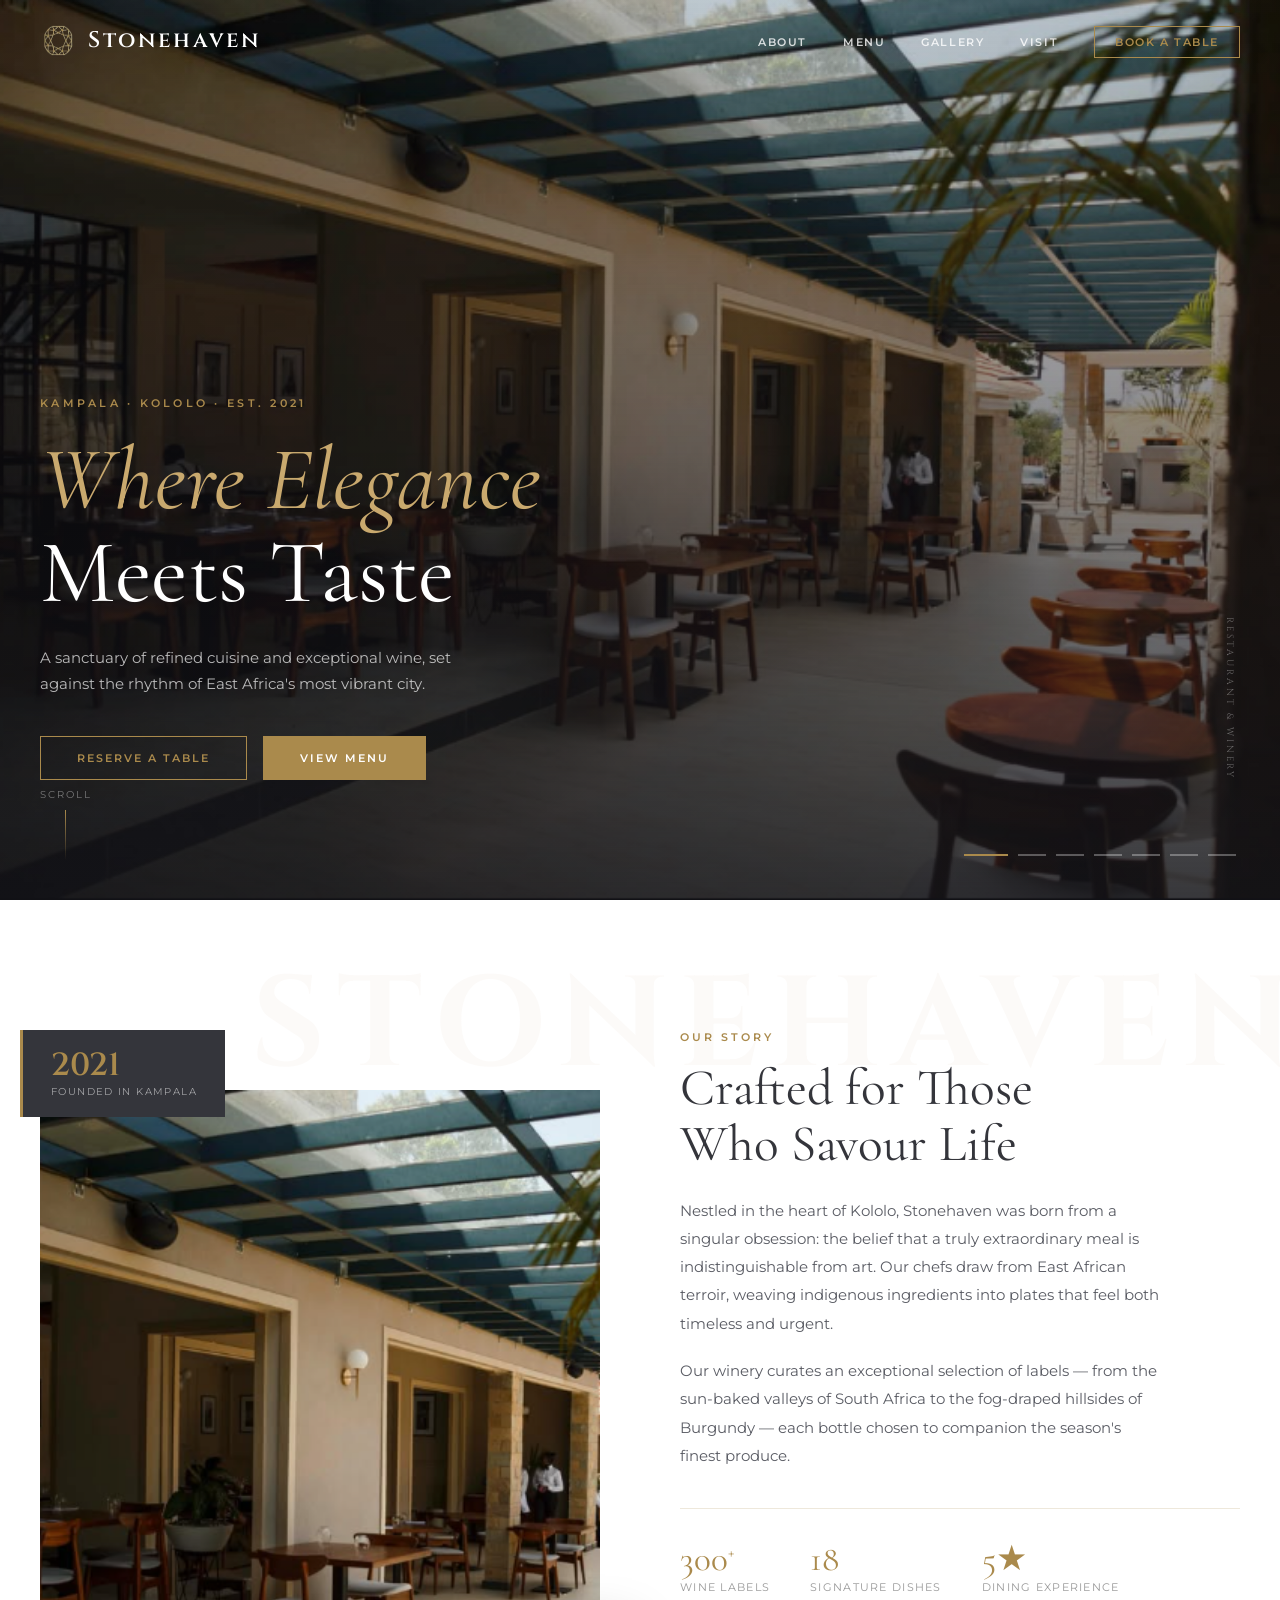
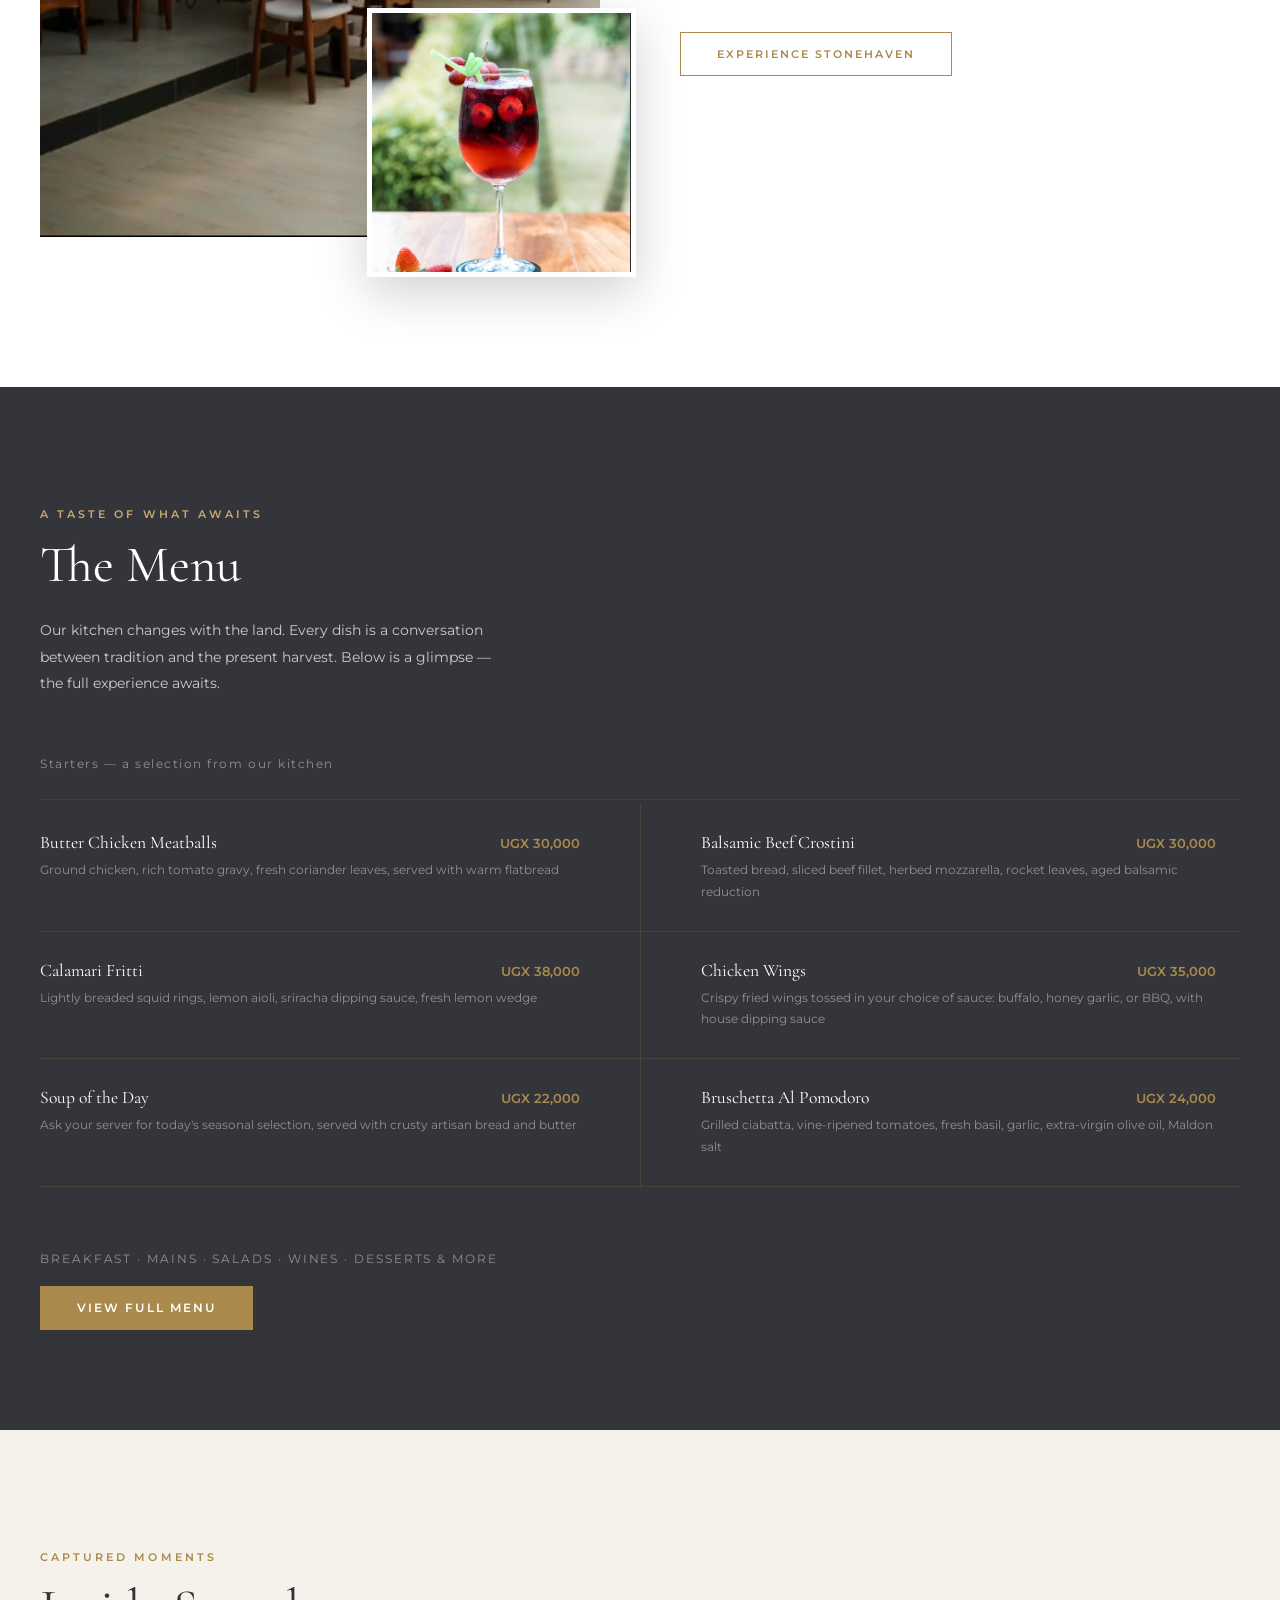
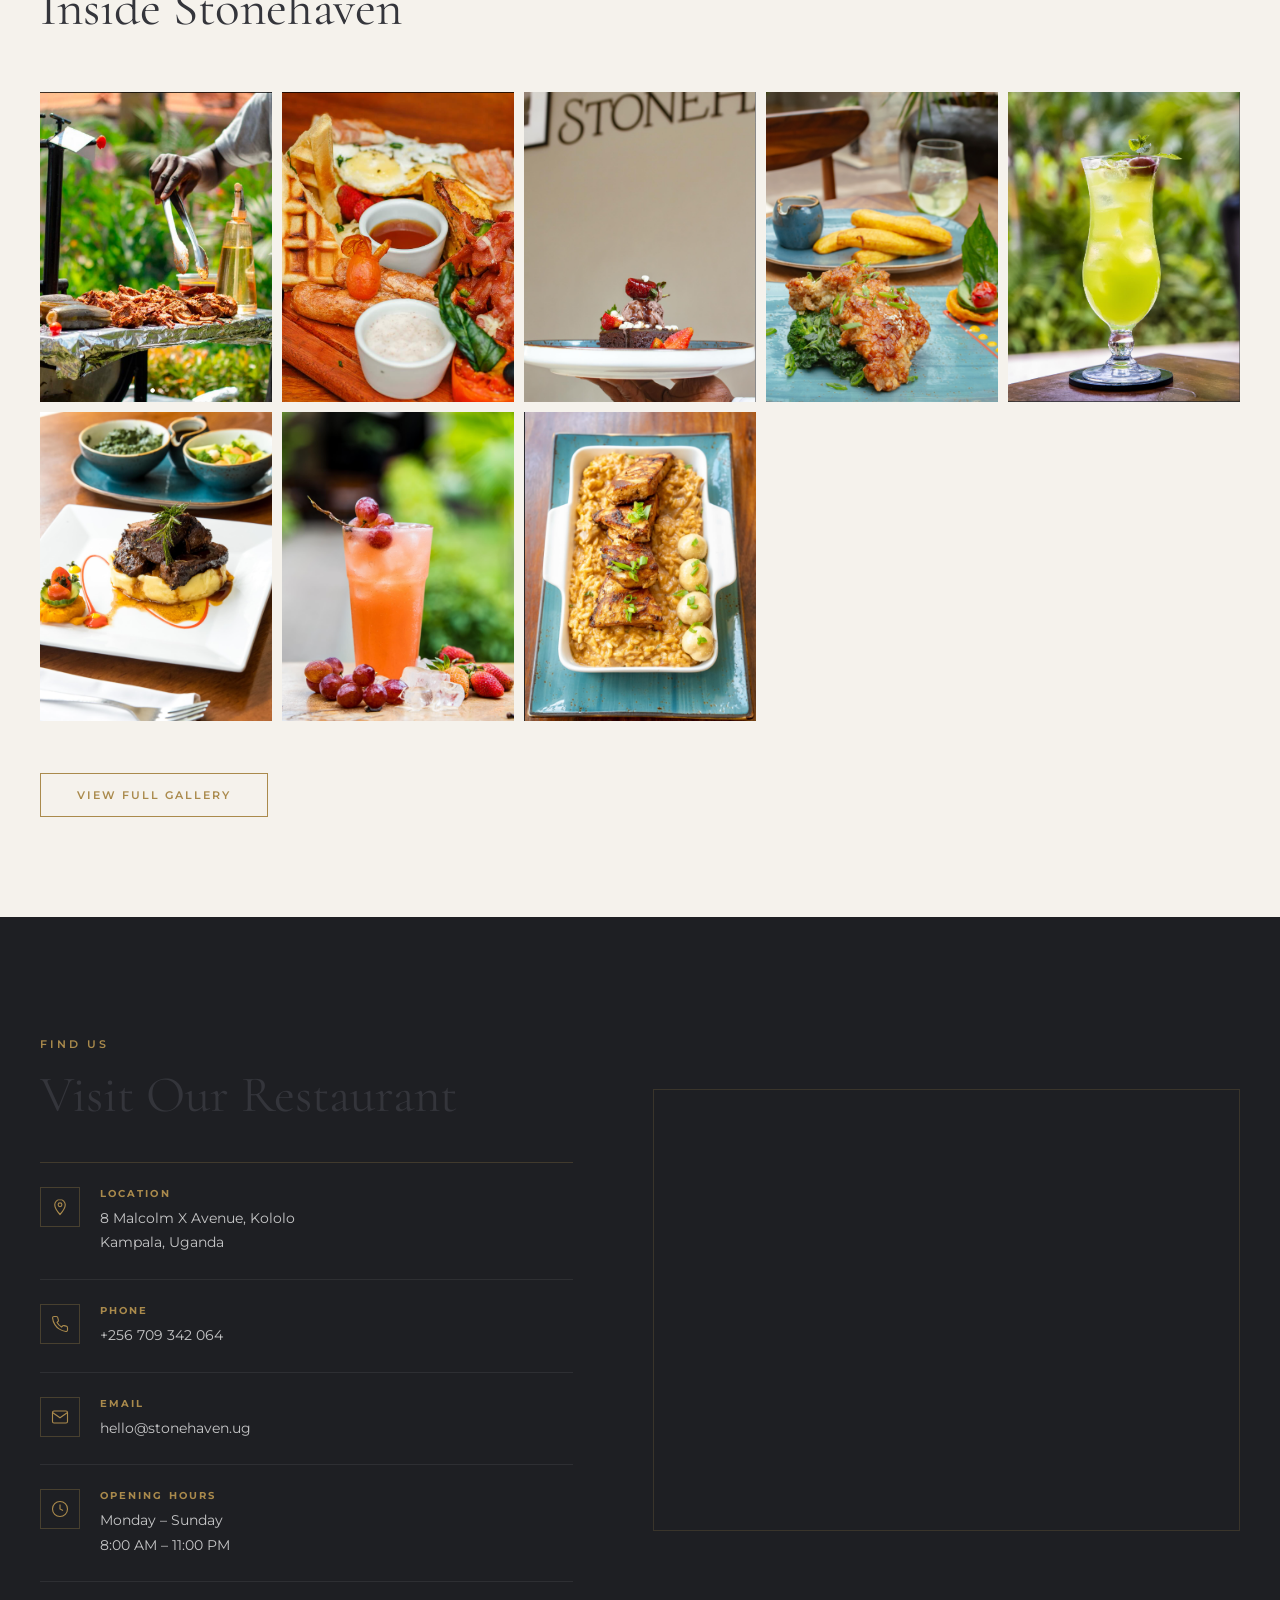
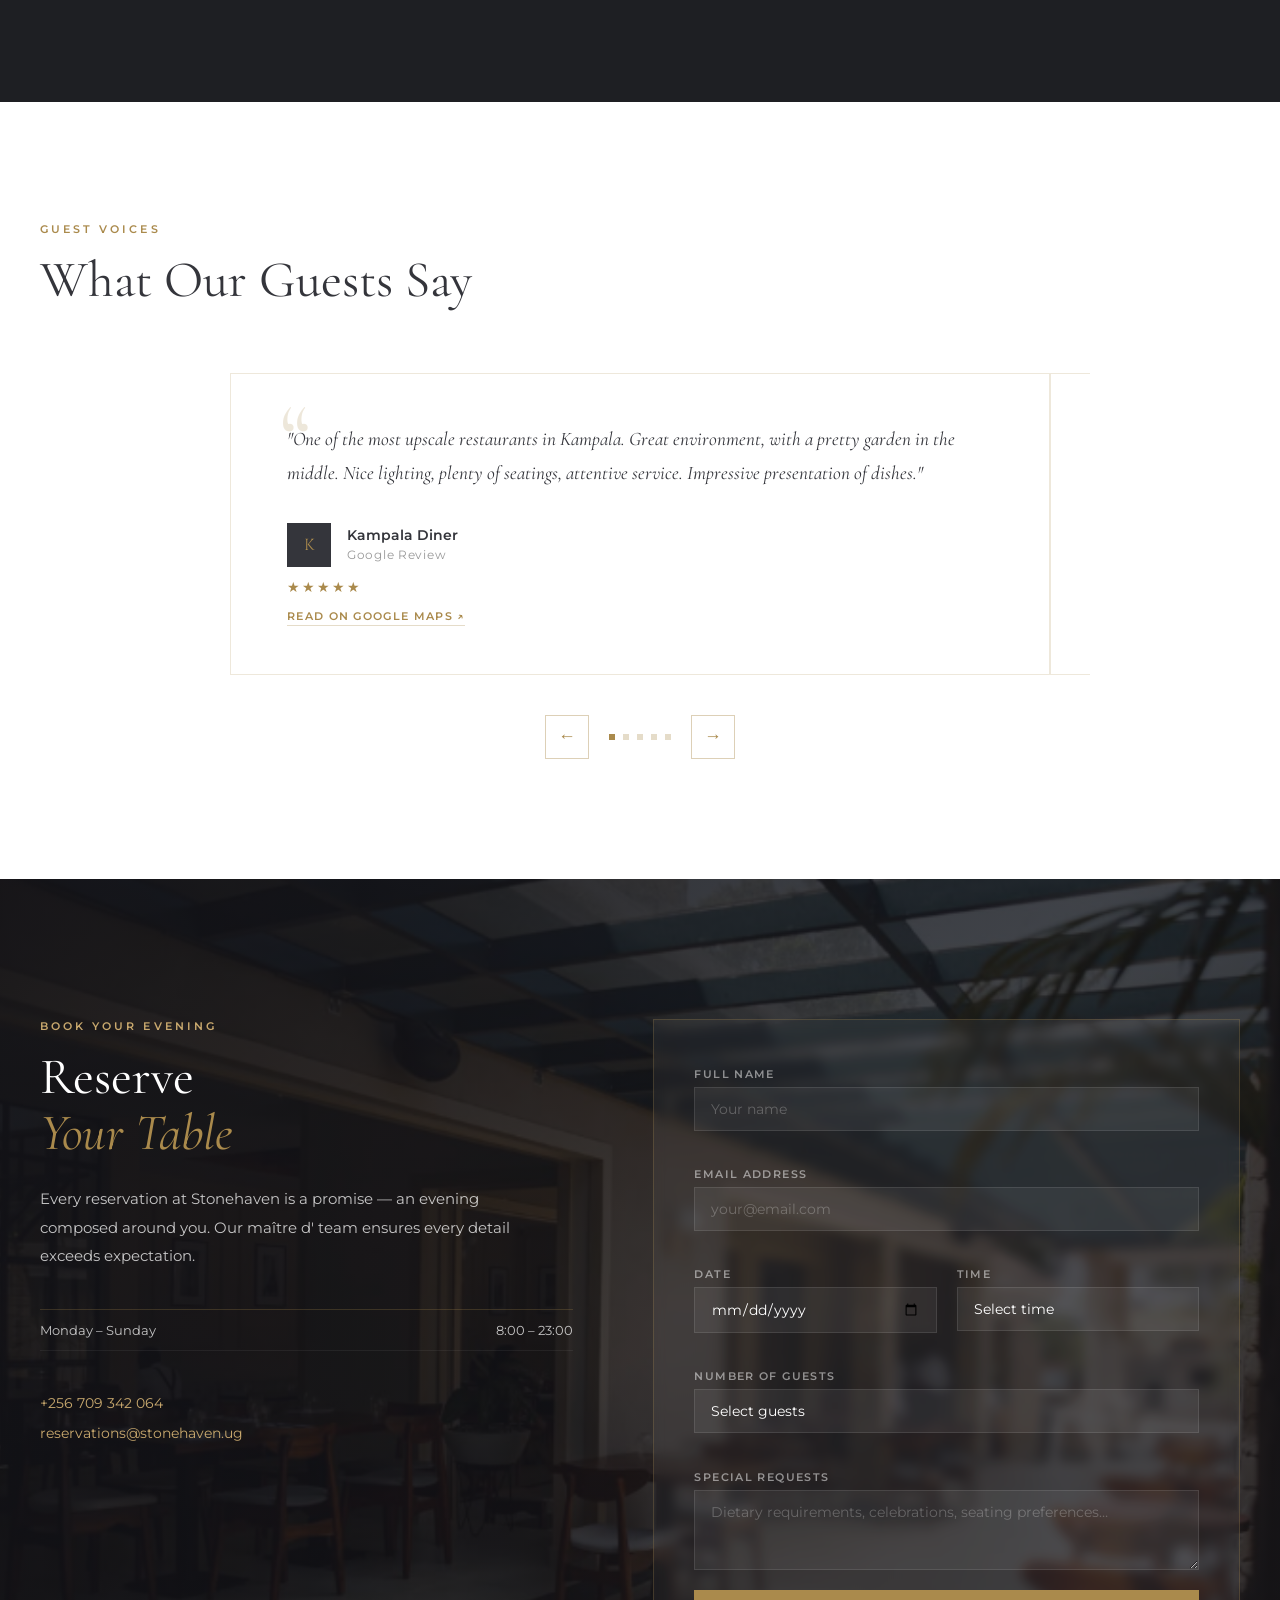
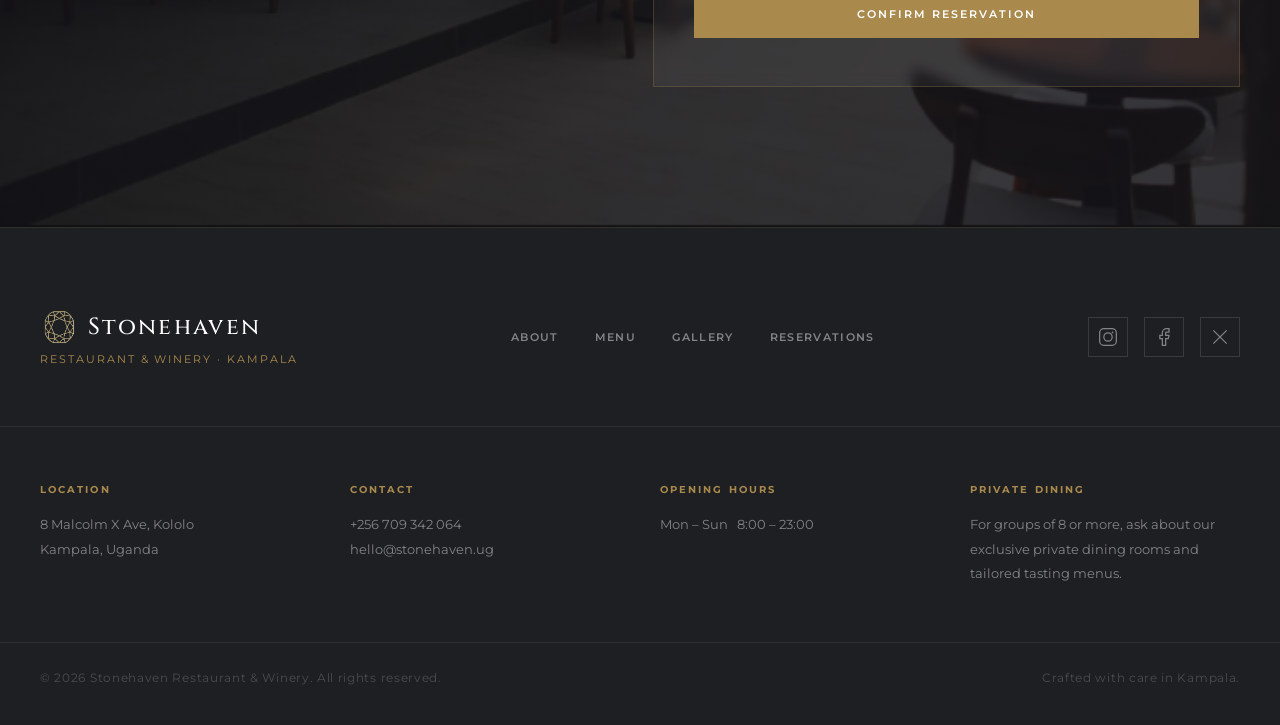
<file: index.html>
<!DOCTYPE html>
<html lang="en">
<head>
  <meta charset="UTF-8" />
  <meta name="viewport" content="width=device-width, initial-scale=1.0" />
  <title>Stonehaven — Restaurant & Winery</title>
  <meta name="description" content="Stonehaven Restaurant & Winery — a sanctuary of refined cuisine and exceptional wine in Kololo, Kampala." />

  <!-- Preconnect -->
  <link rel="preconnect" href="https://fonts.googleapis.com" />
  <link rel="preconnect" href="https://fonts.gstatic.com" crossorigin />

  <!-- Cinzel (chiselled roman for brand name) + Cormorant Garamond (elegant serif body) + Montserrat (clean UI) -->
  <link href="https://fonts.googleapis.com/css2?family=Cinzel:wght@400;500;600;700&family=Cormorant+Garamond:ital,wght@0,300;0,400;0,500;0,600;1,300;1,400;1,500&family=Montserrat:wght@300;400;500;600&display=swap" rel="stylesheet" />

  <link rel="stylesheet" href="styles.css" />
  <link rel="icon" type="image/x-icon" href="logo.png" />
</head>
<body>

  <!-- ============================================================
       NAVIGATION
  ============================================================ -->
  <nav id="navbar">
    <div class="nav-inner">

      <!-- Brand: top-left Stonehaven name in Cinzel -->
      <a href="#hero" class="nav-logo">
        <img src="logo.png" alt="Stonehaven logo" class="nav-logo-img" />
        <span class="nav-brand-name">Stonehaven</span>
      </a>

      <ul class="nav-links" id="navLinks">
        <li><a href="#about">About</a></li>
        <li><a href="#menu">Menu</a></li>
        <li><a href="#image-strip">Gallery</a></li>
        <li><a href="#visit">Visit</a></li>
        <li><a href="#reserve" class="nav-cta">Book a Table</a></li>
      </ul>

      <button class="hamburger" id="hamburger" aria-label="Toggle menu">
        <span></span><span></span><span></span>
      </button>
    </div>
  </nav>

  <!-- Mobile overlay -->
  <div class="mobile-overlay" id="mobileOverlay"></div>


  <!-- ============================================================
       HERO — Image Slider
  ============================================================ -->
  <section id="hero">

    <!-- Slider background -->
    <div class="hero-slider" id="heroSlider">
      <div class="hero-slide active" style="background-image: url('ambiance .png')"></div>
      <div class="hero-slide" style="background-image: url('Cake.png')"></div>
      <div class="hero-slide" style="background-image: url('breakfast.png')"></div>
      <div class="hero-slide" style="background-image: url('RedCake.png')"></div>
      <div class="hero-slide" style="background-image: url('wine.png')"></div>
      <div class="hero-slide" style="background-image: url('stake.png')"></div>
      <div class="hero-slide" style="background-image: url('More chicken .png')"></div>
      <div class="hero-overlay"></div>
    </div>

    <!-- Slider dots -->
    <div class="hero-dots" id="heroDots">
      <button class="hero-dot active" aria-label="Slide 1"></button>
      <button class="hero-dot" aria-label="Slide 2"></button>
      <button class="hero-dot" aria-label="Slide 3"></button>
      <button class="hero-dot" aria-label="Slide 4"></button>
      <button class="hero-dot" aria-label="Slide 5"></button>
      <button class="hero-dot" aria-label="Slide 6"></button>
      <button class="hero-dot" aria-label="Slide 7"></button>
    </div>

    <div class="hero-content">
      <p class="hero-eyebrow reveal">Kampala · Kololo · Est. 2021</p>
      <h1 class="hero-title reveal">
        <em>Where Elegance</em><br />Meets Taste
      </h1>
      <p class="hero-sub reveal">
        A sanctuary of refined cuisine and exceptional wine, set<br />
        against the rhythm of East Africa's most vibrant city.
      </p>
      <div class="hero-ctas reveal">
        <a href="#reserve" class="btn btn-ghost">Reserve a Table</a>
        <a href="#menu" class="btn btn-solid">View Menu</a>
      </div>
    </div>

    <!-- Editorial offset label -->
    <div class="hero-label">Restaurant &amp; Winery</div>

    <!-- Scroll indicator -->
    <div class="scroll-indicator">
      <span>Scroll</span>
      <div class="scroll-line"></div>
    </div>
  </section>


  <!-- ============================================================
       ABOUT — Our Story
  ============================================================ -->
  <section id="about" class="section-about">
    <span class="bg-text">STONEHAVEN</span>

    <div class="about-grid">

      <!-- Image column — main + decorative layered secondary -->
      <div class="about-img-wrap reveal">
        <img
          src="ambiance .png"
          alt="Stonehaven dining terrace"
          class="about-img-main"
        />
        <!-- Decorative secondary image (layered corner effect) -->
        <div class="about-img-secondary">
          <img
            src="cocktail .png"
            alt="Stonehaven crafted cocktail"
          />
        </div>
        <!-- Founded badge instead of 12 years -->
        <div class="about-founded">
          <span class="about-founded-year">2021</span>
          <span class="about-founded-label">Founded in Kampala</span>
        </div>
      </div>

      <!-- Text column -->
      <div class="about-text reveal">
        <p class="eyebrow">Our Story</p>
        <h2 class="section-title">
          Crafted for Those<br />Who Savour Life
        </h2>
        <p class="body-text">
          Nestled in the heart of Kololo, Stonehaven was born from a singular obsession:
          the belief that a truly extraordinary meal is indistinguishable from art.
          Our chefs draw from East African terroir, weaving indigenous ingredients
          into plates that feel both timeless and urgent.
        </p>
        <p class="body-text">
          Our winery curates an exceptional selection of labels — from the sun-baked valleys of South Africa
          to the fog-draped hillsides of Burgundy — each bottle chosen to companion
          the season's finest produce.
        </p>
        <div class="about-stats">
          <div class="stat">
            <span class="stat-num">300<sup>+</sup></span>
            <span class="stat-label">Wine Labels</span>
          </div>
          <div class="stat">
            <span class="stat-num">18</span>
            <span class="stat-label">Signature Dishes</span>
          </div>
          <div class="stat">
            <span class="stat-num">5★</span>
            <span class="stat-label">Dining Experience</span>
          </div>
        </div>
        <a href="#reserve" class="btn btn-ghost">Experience Stonehaven</a>
      </div>

    </div>
  </section>


  <!-- ============================================================
       MENU PREVIEW — Appetisers / Starters only + CTA to full menu
  ============================================================ -->
  <section id="menu" class="section-menu">
    <div class="menu-header reveal">
      <p class="eyebrow eyebrow--light">A Taste of What Awaits</p>
      <h2 class="section-title section-title--light">The Menu</h2>
      <p class="menu-intro">
        Our kitchen changes with the land. Every dish is a conversation between
        tradition and the present harvest. Below is a glimpse — the full experience awaits.
      </p>
    </div>

    <!-- Preview: Starters only -->
    <div class="menu-preview-wrap reveal">
      <p class="menu-panel-note">Starters — a selection from our kitchen</p>
      <div class="menu-cols">

        <div class="menu-item">
          <div class="menu-item-top">
            <span class="menu-item-name">Butter Chicken Meatballs</span>
            <span class="menu-item-price">UGX 30,000</span>
          </div>
          <p class="menu-item-desc">Ground chicken, rich tomato gravy, fresh coriander leaves, served with warm flatbread</p>
        </div>

        <div class="menu-item">
          <div class="menu-item-top">
            <span class="menu-item-name">Balsamic Beef Crostini</span>
            <span class="menu-item-price">UGX 30,000</span>
          </div>
          <p class="menu-item-desc">Toasted bread, sliced beef fillet, herbed mozzarella, rocket leaves, aged balsamic reduction</p>
        </div>

        <div class="menu-item">
          <div class="menu-item-top">
            <span class="menu-item-name">Calamari Fritti</span>
            <span class="menu-item-price">UGX 38,000</span>
          </div>
          <p class="menu-item-desc">Lightly breaded squid rings, lemon aioli, sriracha dipping sauce, fresh lemon wedge</p>
        </div>

        <div class="menu-item">
          <div class="menu-item-top">
            <span class="menu-item-name">Chicken Wings</span>
            <span class="menu-item-price">UGX 35,000</span>
          </div>
          <p class="menu-item-desc">Crispy fried wings tossed in your choice of sauce: buffalo, honey garlic, or BBQ, with house dipping sauce</p>
        </div>

        <div class="menu-item">
          <div class="menu-item-top">
            <span class="menu-item-name">Soup of the Day</span>
            <span class="menu-item-price">UGX 22,000</span>
          </div>
          <p class="menu-item-desc">Ask your server for today's seasonal selection, served with crusty artisan bread and butter</p>
        </div>

        <div class="menu-item">
          <div class="menu-item-top">
            <span class="menu-item-name">Bruschetta Al Pomodoro</span>
            <span class="menu-item-price">UGX 24,000</span>
          </div>
          <p class="menu-item-desc">Grilled ciabatta, vine-ripened tomatoes, fresh basil, garlic, extra-virgin olive oil, Maldon salt</p>
        </div>

      </div><!-- /menu-cols -->
    </div><!-- /menu-preview-wrap -->

    <!-- Full menu CTA -->
    <div class="menu-cta reveal">
      <p class="menu-cta-text">Breakfast · Mains · Salads · Wines · Desserts &amp; more</p>
      <a href="menu.html" class="btn btn-solid menu-cta-btn">View Full Menu</a>
    </div>

  </section>


  <!-- ============================================================
       IMAGE STRIP — Horizontal visual showcase
  ============================================================ -->
  <section id="image-strip" class="section-image-strip">
    <div class="strip-header reveal">
      <p class="eyebrow">Captured Moments</p>
      <h2 class="section-title">Inside Stonehaven</h2>
    </div>

    <div class="image-strip">
      <div class="strip-item reveal">
        <img src="BBQ.png" alt="BBQ at Stonehaven" />
        <div class="strip-overlay"><span>BBQ Fridays</span></div>
      </div>
      <div class="strip-item reveal">
        <img src="breakfast.png" alt="Stonehaven breakfast spread" />
        <div class="strip-overlay"><span>Breakfast</span></div>
      </div>
      <div class="strip-item reveal">
        <img src="Dessert .png" alt="Stonehaven dessert" />
        <div class="strip-overlay"><span>Desserts</span></div>
      </div>
      <div class="strip-item reveal">
        <img src="Chicken.png" alt="Stonehaven chicken dish" />
        <div class="strip-overlay"><span>Mains</span></div>
      </div>
      <div class="strip-item reveal">
        <img src="grape cocktail.png" alt="Stonehaven cocktails" />
        <div class="strip-overlay"><span>The Bar</span></div>
      </div>
      <div class="strip-item reveal">
        <img src="Lunch .png" alt="Stonehaven lunch" />
        <div class="strip-overlay"><span>Lunch</span></div>
      </div>
      <div class="strip-item reveal">
        <img src="More cocktails.png" alt="Stonehaven cocktail selection" />
        <div class="strip-overlay"><span>Cocktails</span></div>
      </div>
      <div class="strip-item reveal">
        <img src="Tasty meals.png" alt="More Stonehaven dishes" />
        <div class="strip-overlay"><span>Chef's Table</span></div>
      </div>
    </div>

    <div class="strip-footer reveal">
      <a href="gallery.html" class="btn btn-ghost">View Full Gallery</a>
    </div>
  </section>


  <!-- ============================================================
       VISIT OUR RESTAURANT — Location, phone, email, map
  ============================================================ -->
  <section id="visit" class="section-visit">
    <div class="visit-inner">

      <div class="visit-info reveal">
        <p class="eyebrow">Find Us</p>
        <h2 class="section-title">Visit Our Restaurant</h2>

        <div class="visit-details">
          <div class="visit-detail-item">
            <div class="visit-icon">
              <svg viewBox="0 0 24 24" fill="none" stroke="currentColor" stroke-width="1.5"><path d="M12 2C8.13 2 5 5.13 5 9c0 5.25 7 13 7 13s7-7.75 7-13c0-3.87-3.13-7-7-7zm0 9.5c-1.38 0-2.5-1.12-2.5-2.5s1.12-2.5 2.5-2.5 2.5 1.12 2.5 2.5-1.12 2.5-2.5 2.5z"/></svg>
            </div>
            <div>
              <h4>Location</h4>
              <address>8 Malcolm X Avenue, Kololo<br />Kampala, Uganda</address>
            </div>
          </div>

          <div class="visit-detail-item">
            <div class="visit-icon">
              <svg viewBox="0 0 24 24" fill="none" stroke="currentColor" stroke-width="1.5"><path d="M22 16.92v3a2 2 0 0 1-2.18 2 19.79 19.79 0 0 1-8.63-3.07 19.5 19.5 0 0 1-6-6 19.79 19.79 0 0 1-3.07-8.67A2 2 0 0 1 4.11 2h3a2 2 0 0 1 2 1.72c.127.96.361 1.903.7 2.81a2 2 0 0 1-.45 2.11L8.09 9.91a16 16 0 0 0 6 6l1.27-1.27a2 2 0 0 1 2.11-.45c.907.339 1.85.573 2.81.7A2 2 0 0 1 22 16.92z"/></svg>
            </div>
            <div>
              <h4>Phone</h4>
              <p><a href="tel:+256709342064">+256 709 342 064</a></p>
            </div>
          </div>

          <div class="visit-detail-item">
            <div class="visit-icon">
              <svg viewBox="0 0 24 24" fill="none" stroke="currentColor" stroke-width="1.5"><path d="M4 4h16c1.1 0 2 .9 2 2v12c0 1.1-.9 2-2 2H4c-1.1 0-2-.9-2-2V6c0-1.1.9-2 2-2z"/><polyline points="22,6 12,13 2,6"/></svg>
            </div>
            <div>
              <h4>Email</h4>
              <p><a href="mailto:hello@stonehaven.ug">hello@stonehaven.ug</a></p>
            </div>
          </div>

          <div class="visit-detail-item">
            <div class="visit-icon">
              <svg viewBox="0 0 24 24" fill="none" stroke="currentColor" stroke-width="1.5"><circle cx="12" cy="12" r="10"/><polyline points="12,6 12,12 16,14"/></svg>
            </div>
            <div>
              <h4>Opening Hours</h4>
              <p>Monday – Sunday<br />8:00 AM – 11:00 PM</p>
            </div>
          </div>
        </div>
      </div>

      <!-- Map embed -->
      <div class="visit-map reveal">
        <iframe
          title="Stonehaven Restaurant location"
          src="https://www.google.com/maps/embed?pb=!1m18!1m12!1m3!1d3989.757!2d32.6002130!3d0.3307519!2m3!1f0!2f0!3f0!3m2!1i1024!2i768!4f13.1!3m3!1m2!1s0x177dbb8b11e79fd7%3A0xabb8ea23d2a5e22!2sStonehaven%20Restaurant%20%26%20Winery!5e0!3m2!1sen!2sug!4v1"
          allowfullscreen=""
          loading="lazy"
          referrerpolicy="no-referrer-when-downgrade">
        </iframe>
      </div>

    </div>
  </section>


  <!-- ============================================================
       TESTIMONIALS
  ============================================================ -->
  <section id="testimonials" class="section-testimonials">
    <div class="testimonials-header reveal">
      <p class="eyebrow">Guest Voices</p>
      <h2 class="section-title">What Our Guests Say</h2>
    </div>

    <div class="testimonial-slider">
      <div class="testimonial-track" id="testimonialTrack">

        <div class="testimonial-slide">
          <blockquote>
            "One of the most upscale restaurants in Kampala. Great environment, with a pretty garden in the middle. Nice lighting, plenty of seatings, attentive service. Impressive presentation of dishes."
          </blockquote>
          <div class="testimonial-author">
            <div class="author-avatar">K</div>
            <div>
              <strong>Kampala Diner</strong>
              <span>Google Review</span>
            </div>
          </div>
          <div class="testimonial-stars">★★★★★</div>
          <a href="https://www.google.com/maps/place/Stonehaven+Restaurant+%26+Winery/@0.3307519,32.6002130,17z" target="_blank" rel="noopener" class="review-link">Read on Google Maps ↗</a>
        </div>

        <div class="testimonial-slide">
          <blockquote>
            "I like Stonehaven — the ambiance is amazing, their wine cellar is great and the food is excellent. Had their Salmon with vegetables and it was great."
          </blockquote>
          <div class="testimonial-author">
            <div class="author-avatar">R</div>
            <div>
              <strong>Restaurant Patron</strong>
              <span>Google Review · Kampala</span>
            </div>
          </div>
          <div class="testimonial-stars">★★★★★</div>
          <a href="https://www.google.com/maps/place/Stonehaven+Restaurant+%26+Winery/@0.3307519,32.6002130,17z" target="_blank" rel="noopener" class="review-link">Read on Google Maps ↗</a>
        </div>

        <div class="testimonial-slide">
          <blockquote>
            "The food presentation was nice, and everything was yummy! The potato wedges were fresh and crispy, and so was the seafood. We enjoyed our time here! Lovely place."
          </blockquote>
          <div class="testimonial-author">
            <div class="author-avatar">V</div>
            <div>
              <strong>Verified Guest</strong>
              <span>Google Review</span>
            </div>
          </div>
          <div class="testimonial-stars">★★★★★</div>
          <a href="https://www.google.com/maps/place/Stonehaven+Restaurant+%26+Winery/@0.3307519,32.6002130,17z" target="_blank" rel="noopener" class="review-link">Read on Google Maps ↗</a>
        </div>

        <div class="testimonial-slide">
          <blockquote>
            "Stonehaven is a design masterpiece with an inviting layout, beautiful ambience, and delicious food cooked by professional chefs. The staff treats guests like royalty."
          </blockquote>
          <div class="testimonial-author">
            <div class="author-avatar">W</div>
            <div>
              <strong>Wanderlog Guest</strong>
              <span>Verified Visitor · Kampala</span>
            </div>
          </div>
          <div class="testimonial-stars">★★★★★</div>
          <a href="https://app.wanderlog.com/place/details/3777015" target="_blank" rel="noopener" class="review-link">Read on Wanderlog ↗</a>
        </div>

        <div class="testimonial-slide">
          <blockquote>
            "Excellent restaurant all around. Good location in Kololo, a nice place, with good service and excellent food. Every time the unanimous opinion was that the food was excellent."
          </blockquote>
          <div class="testimonial-author">
            <div class="author-avatar">T</div>
            <div>
              <strong>TripAdvisor Guest</strong>
              <span>Kampala</span>
            </div>
          </div>
          <div class="testimonial-stars">★★★★★</div>
          <a href="https://www.tripadvisor.com/Restaurant_Review-g293841-d23449360-Reviews-Stonehaven_Restaurant_Winery-Kampala_Central_Region.html" target="_blank" rel="noopener" class="review-link">Read on TripAdvisor ↗</a>
        </div>

      </div><!-- /track -->

      <div class="testimonial-controls">
        <button class="t-btn" id="tPrev" aria-label="Previous">&#8592;</button>
        <div class="t-dots" id="tDots"></div>
        <button class="t-btn" id="tNext" aria-label="Next">&#8594;</button>
      </div>

    </div>
  </section>


  <!-- ============================================================
       BOOK A TABLE — Full-width BG image + form overlay (last section)
  ============================================================ -->
  <section id="reserve" class="section-reserve">

    <!-- Full-width background image -->
    <div class="reserve-bg">
      <img src="ambiance .png" alt="Stonehaven restaurant ambiance" />
      <div class="reserve-bg-overlay"></div>
    </div>

    <div class="reserve-inner">

      <div class="reserve-info reveal">
        <p class="eyebrow eyebrow--light">Book Your Evening</p>
        <h2 class="section-title section-title--light">
          Reserve<br /><em>Your Table</em>
        </h2>
        <p class="body-text body-text--light">
          Every reservation at Stonehaven is a promise — an evening composed
          around you. Our maître d' team ensures every detail exceeds expectation.
        </p>
        <div class="reserve-hours">
          <div class="hours-row">
            <span>Monday – Sunday</span>
            <span>8:00 – 23:00</span>
          </div>
        </div>
        <p class="reserve-contact">
          <a href="tel:+256709342064">+256 709 342 064</a><br />
          <a href="mailto:reservations@stonehaven.ug">reservations@stonehaven.ug</a>
        </p>
      </div>

      <!-- Form -->
      <div class="reserve-form-wrap reveal">
        <form id="reservationForm" novalidate>
          <div class="form-group">
            <label for="res-name">Full Name</label>
            <input type="text" id="res-name" name="name" placeholder="Your name" autocomplete="name" />
            <span class="form-error" id="err-name"></span>
          </div>
          <div class="form-group">
            <label for="res-email">Email Address</label>
            <input type="email" id="res-email" name="email" placeholder="your@email.com" autocomplete="email" />
            <span class="form-error" id="err-email"></span>
          </div>
          <div class="form-row">
            <div class="form-group">
              <label for="res-date">Date</label>
              <input type="date" id="res-date" name="date" />
              <span class="form-error" id="err-date"></span>
            </div>
            <div class="form-group">
              <label for="res-time">Time</label>
              <select id="res-time" name="time">
                <option value="">Select time</option>
                <option>08:00</option><option>08:30</option>
                <option>09:00</option><option>09:30</option>
                <option>10:00</option><option>10:30</option>
                <option>12:00</option><option>12:30</option>
                <option>13:00</option><option>13:30</option>
                <option>18:00</option><option>18:30</option>
                <option>19:00</option><option>19:30</option>
                <option>20:00</option><option>20:30</option>
                <option>21:00</option>
              </select>
              <span class="form-error" id="err-time"></span>
            </div>
          </div>
          <div class="form-group">
            <label for="res-guests">Number of Guests</label>
            <select id="res-guests" name="guests">
              <option value="">Select guests</option>
              <option>1 Guest</option><option>2 Guests</option>
              <option>3 Guests</option><option>4 Guests</option>
              <option>5 Guests</option><option>6 Guests</option>
              <option>7+ Guests (call us)</option>
            </select>
            <span class="form-error" id="err-guests"></span>
          </div>
          <div class="form-group">
            <label for="res-notes">Special Requests</label>
            <textarea id="res-notes" name="notes" placeholder="Dietary requirements, celebrations, seating preferences…" rows="3"></textarea>
          </div>
          <button type="submit" class="btn btn-solid btn--full">Confirm Reservation</button>
          <div class="form-success" id="formSuccess">
            ✦ &nbsp;Your reservation request has been received. We will confirm within 2 hours.
          </div>
        </form>
      </div>

    </div>
  </section>


  <!-- ============================================================
       FOOTER
  ============================================================ -->
  <footer id="footer">
    <div class="footer-top">
      <div class="footer-brand">
        <div class="footer-logo-wrap">
          <img src="logo.png" alt="Stonehaven logo" class="footer-logo-img" />
          <span class="footer-logo">Stonehaven</span>
        </div>
        <p class="footer-tagline">Restaurant &amp; Winery · Kampala</p>
      </div>

      <nav class="footer-nav">
        <a href="#about">About</a>
        <a href="#menu">Menu</a>
        <a href="gallery.html">Gallery</a>
        <a href="#reserve">Reservations</a>
      </nav>

      <div class="footer-social">
        <a href="https://instagram.com/stonehavenkla" target="_blank" aria-label="Instagram">
          <svg width="20" height="20" viewBox="0 0 24 24" fill="none" stroke="currentColor" stroke-width="1.5"><rect x="2" y="2" width="20" height="20" rx="5"/><circle cx="12" cy="12" r="5"/><circle cx="17.5" cy="6.5" r="1" fill="currentColor" stroke="none"/></svg>
        </a>
        <a href="https://facebook.com/stonehavenkla" target="_blank" aria-label="Facebook">
          <svg width="20" height="20" viewBox="0 0 24 24" fill="none" stroke="currentColor" stroke-width="1.5"><path d="M18 2h-3a5 5 0 0 0-5 5v3H7v4h3v8h4v-8h3l1-4h-4V7a1 1 0 0 1 1-1h3z"/></svg>
        </a>
        <a href="https://twitter.com/stonehavenkla" target="_blank" aria-label="Twitter / X">
          <svg width="20" height="20" viewBox="0 0 24 24" fill="none" stroke="currentColor" stroke-width="1.5"><path d="M4 4l16 16M4 20L20 4"/></svg>
        </a>
      </div>
    </div>

    <div class="footer-mid">
      <div class="footer-col">
        <h4>Location</h4>
        <address>
          8 Malcolm X Ave, Kololo<br />
          Kampala, Uganda
        </address>
      </div>
      <div class="footer-col">
        <h4>Contact</h4>
        <p><a href="tel:+256709342064">+256 709 342 064</a></p>
        <p><a href="mailto:hello@stonehaven.ug">hello@stonehaven.ug</a></p>
      </div>
      <div class="footer-col">
        <h4>Opening Hours</h4>
        <p>Mon – Sun &nbsp; 8:00 – 23:00</p>
      </div>
      <div class="footer-col">
        <h4>Private Dining</h4>
        <p>For groups of 8 or more, ask about our exclusive private dining rooms and tailored tasting menus.</p>
      </div>
    </div>

    <div class="footer-bottom">
      <span>&copy; 2026 Stonehaven Restaurant &amp; Winery. All rights reserved.</span>
      <span>Crafted with care in Kampala.</span>
    </div>
  </footer>

  <script src="script.js"></script>
</body>
</html>
</file>
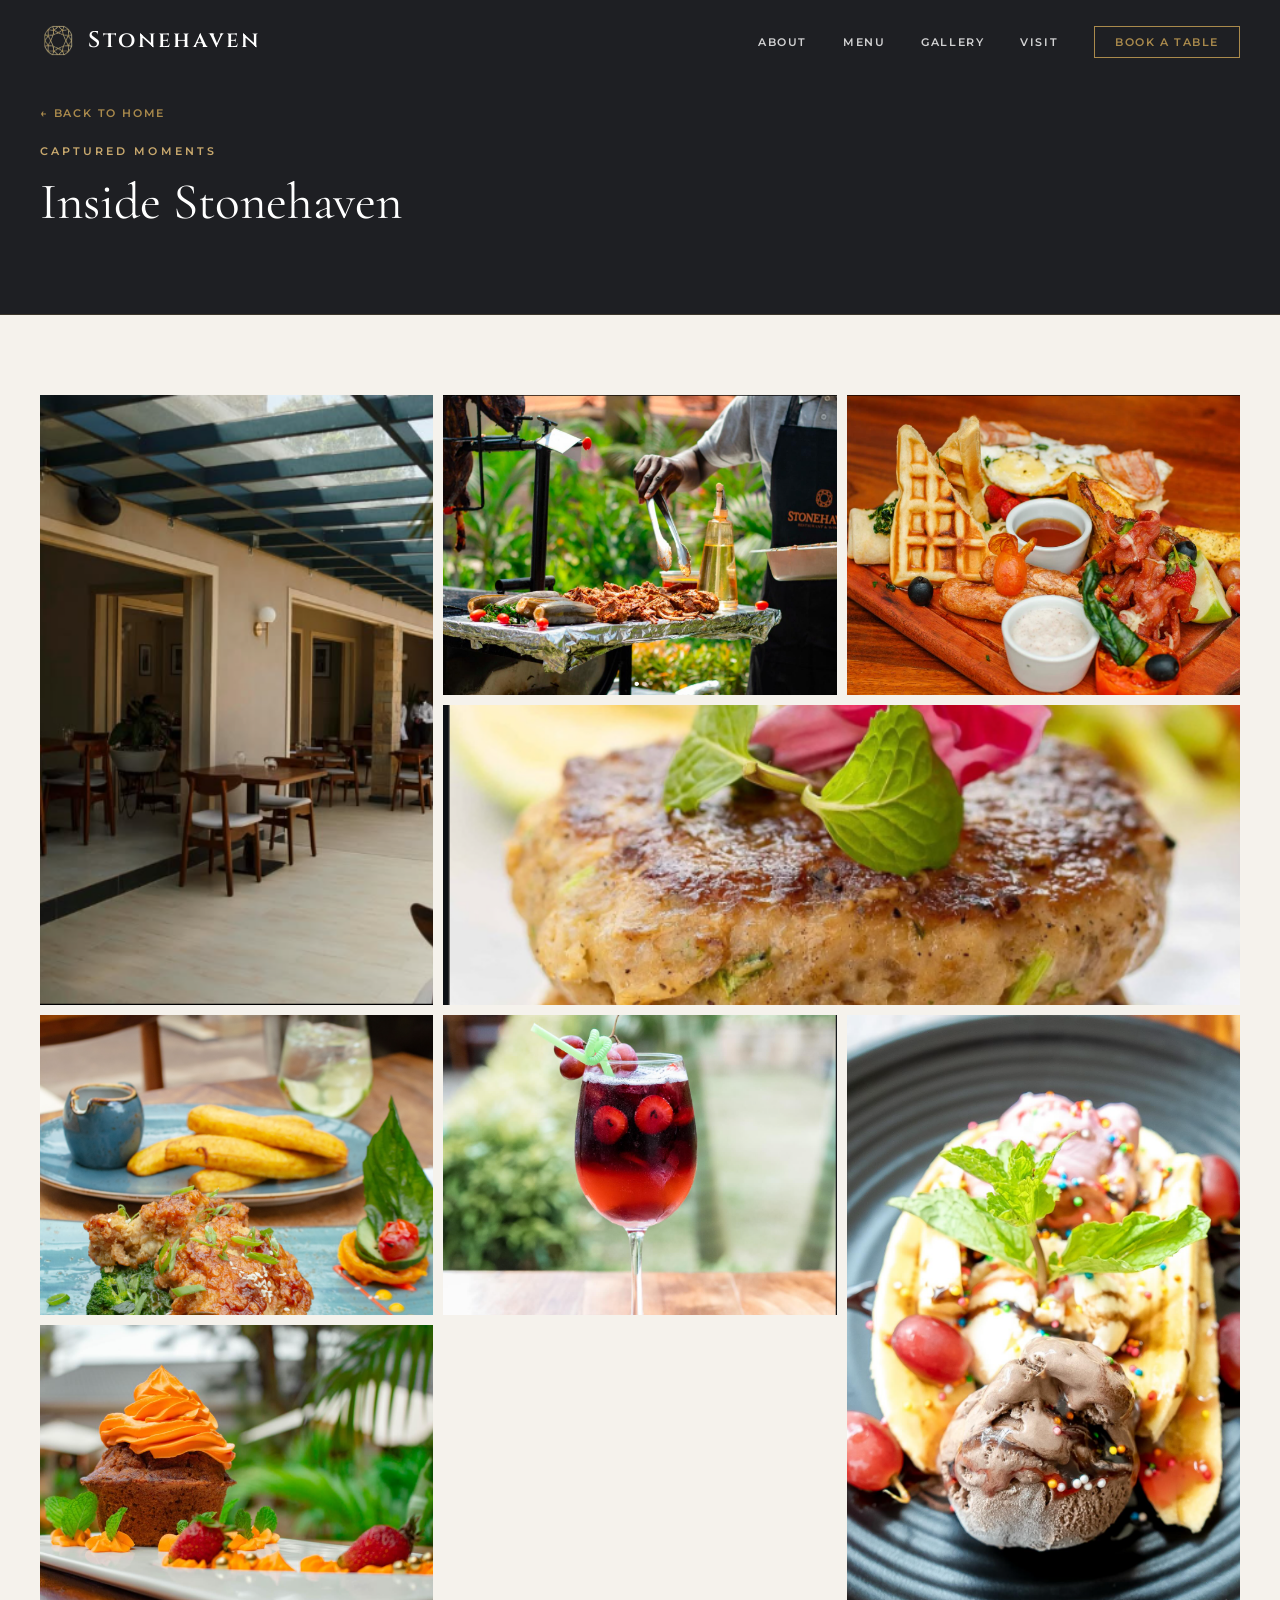
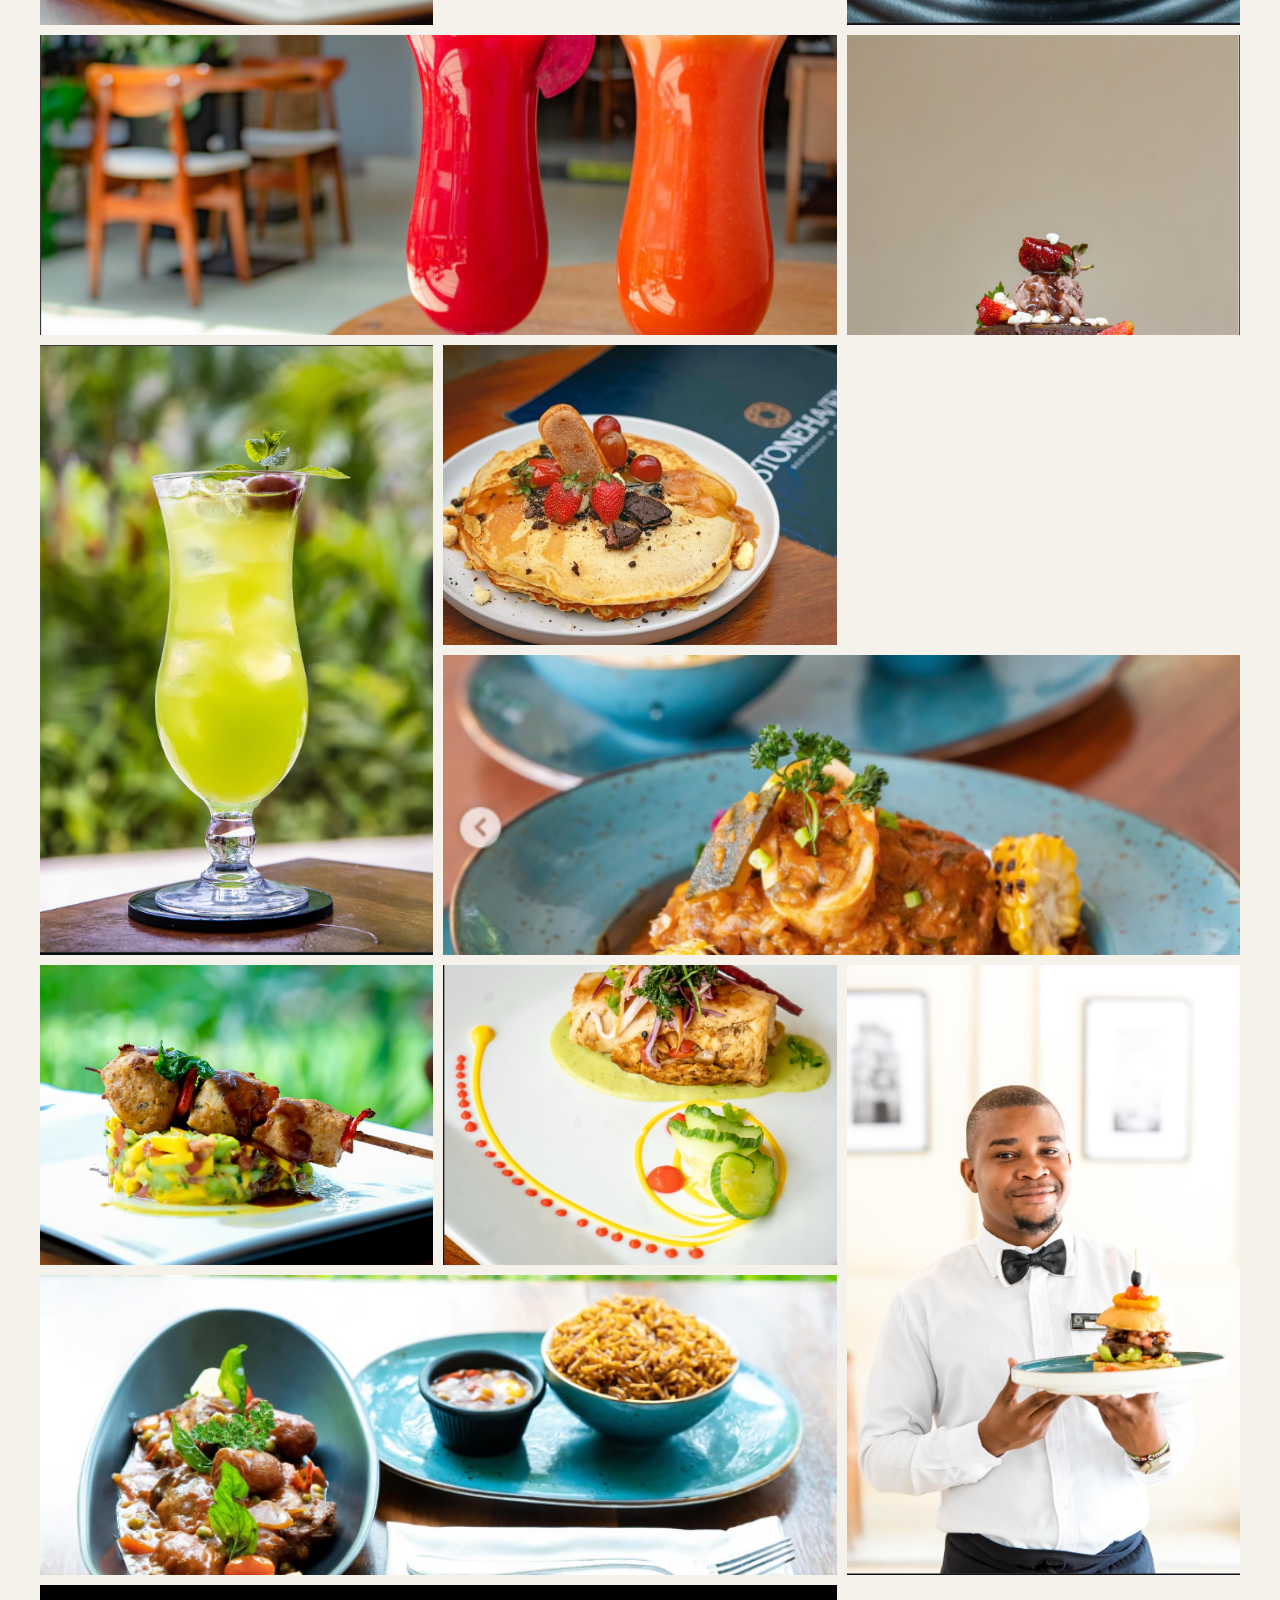
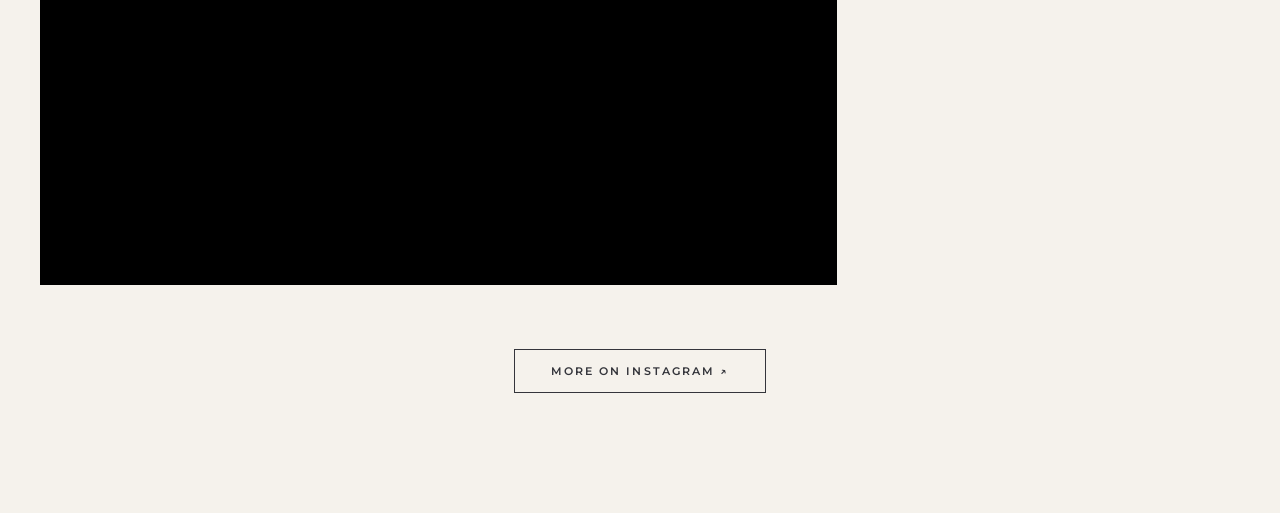
<file: gallery.html>
<!DOCTYPE html>
<html lang="en">
<head>
  <meta charset="UTF-8" />
  <meta name="viewport" content="width=device-width, initial-scale=1.0" />
  <title>Gallery — Stonehaven Restaurant & Winery</title>
  <link rel="preconnect" href="https://fonts.googleapis.com" />
  <link rel="preconnect" href="https://fonts.gstatic.com" crossorigin />
  <link href="https://fonts.googleapis.com/css2?family=Cinzel:wght@400;500;600&family=Cormorant+Garamond:ital,wght@0,300;0,400;0,500;1,400&family=Montserrat:wght@300;400;500;600&display=swap" rel="stylesheet" />
  <link rel="stylesheet" href="styles.css" />
  <link rel="icon" type="image/x-icon" href="logo.png" />
  <style>
    .gallery-page-hero {
      min-height: 35vh;
      background: var(--charcoal-deep);
      display: flex;
      align-items: flex-end;
      padding: 0 40px 60px;
      border-bottom: 1px solid rgba(170,138,76,0.2);
    }
    .gallery-page-hero-inner { max-width: 1280px; margin: 0 auto; width: 100%; padding-top: var(--nav-h); }
    .back-link {
      display: inline-flex;
      align-items: center;
      gap: 8px;
      font-size: 0.7rem;
      font-weight: 600;
      letter-spacing: 0.16em;
      text-transform: uppercase;
      color: var(--gold);
      margin-bottom: 24px;
      transition: color 0.3s;
    }
    .back-link:hover { color: var(--gold-light); }
    .gallery-full-section { padding: 80px 0 120px; background: var(--off-white); }
    .gallery-full-inner {
      max-width: 1280px;
      margin: 0 auto;
      padding: 0 40px;
      display: grid;
      grid-template-columns: repeat(3, 1fr);
      grid-auto-rows: 300px;
      gap: 10px;
    }
    .gal-item { position: relative; overflow: hidden; }
    .gal-item.tall { grid-row: span 2; }
    .gal-item.wide { grid-column: span 2; }
    .gal-item img {
      width: 100%; height: 100%; object-fit: cover;
      transition: transform 0.7s cubic-bezier(0.25,0.46,0.45,0.94);
    }
    .gal-item:hover img { transform: scale(1.06); }
    .gal-overlay {
      position: absolute; inset: 0;
      background: rgba(30,31,35,0.5);
      display: flex; align-items: flex-end; padding: 20px 24px;
      opacity: 0; transition: opacity 0.4s;
    }
    .gal-item:hover .gal-overlay { opacity: 1; }
    .gal-overlay span {
      font-size: 0.67rem; letter-spacing: 0.22em; text-transform: uppercase;
      color: #fff; border-bottom: 1px solid var(--gold); padding-bottom: 2px;
    }
    @media (max-width: 768px) {
      .gallery-full-inner { grid-template-columns: 1fr 1fr; grid-auto-rows: 200px; padding: 0 20px; }
      .gal-item.tall, .gal-item.wide { grid-column: span 1; grid-row: span 1; }
      .gallery-page-hero { padding: 0 24px 48px; }
    }
  </style>
</head>
<body>

  <nav id="navbar" class="scrolled">
    <div class="nav-inner">
      <a href="index.html" class="nav-logo">
        <img src="logo.png" alt="Stonehaven logo" class="nav-logo-img" />
        <span class="nav-brand-name">Stonehaven</span>
      </a>
      <ul class="nav-links" id="navLinks">
        <li><a href="index.html#about">About</a></li>
        <li><a href="menu.html">Menu</a></li>
        <li><a href="gallery.html">Gallery</a></li>
        <li><a href="index.html#visit">Visit</a></li>
        <li><a href="index.html#reserve" class="nav-cta">Book a Table</a></li>
      </ul>
      <button class="hamburger" id="hamburger" aria-label="Toggle menu">
        <span></span><span></span><span></span>
      </button>
    </div>
  </nav>
  <div class="mobile-overlay" id="mobileOverlay"></div>

  <div class="gallery-page-hero">
    <div class="gallery-page-hero-inner">
      <a href="index.html" class="back-link">← Back to Home</a>
      <p class="eyebrow eyebrow--light">Captured Moments</p>
      <h1 class="section-title section-title--light">Inside Stonehaven</h1>
    </div>
  </div>

  <section class="gallery-full-section">
    <div class="gallery-full-inner">

      <div class="gal-item tall">
        <img src="ambiance .png" alt="Stonehaven dining terrace" />
        <div class="gal-overlay"><span>The Terrace</span></div>
      </div>
      <div class="gal-item">
        <img src="BBQ.png" alt="BBQ Fridays at Stonehaven" />
        <div class="gal-overlay"><span>BBQ Fridays</span></div>
      </div>
      <div class="gal-item">
        <img src="breakfast.png" alt="Stonehaven breakfast" />
        <div class="gal-overlay"><span>Breakfast</span></div>
      </div>
      <div class="gal-item wide">
        <img src="Beef.png" alt="Stonehaven beef dish" />
        <div class="gal-overlay"><span>Signature Beef</span></div>
      </div>
      <div class="gal-item">
        <img src="Chicken.png" alt="Stonehaven chicken" />
        <div class="gal-overlay"><span>Mains</span></div>
      </div>
      <div class="gal-item">
        <img src="cocktail .png" alt="Stonehaven cocktails" />
        <div class="gal-overlay"><span>The Bar</span></div>
      </div>
      <div class="gal-item tall">
        <img src="Banana split.png" alt="Banana split dessert" />
        <div class="gal-overlay"><span>Desserts</span></div>
      </div>
      <div class="gal-item">
        <img src="Cake.png" alt="Stonehaven cake" />
        <div class="gal-overlay"><span>Pastry</span></div>
      </div>
      <div class="gal-item wide">
        <img src="Fresh_juices.png" alt="Stonehaven lunch spread" />
        <div class="gal-overlay"><span>Lunch</span></div>
      </div>

      <!-- New images -->
      <div class="gal-item">
        <img src="Dessert .png" alt="Stonehaven chocolate dessert" />
        <div class="gal-overlay"><span>Chocolate Indulgence</span></div>
      </div>
      <div class="gal-item tall">
        <img src="grape cocktail.png" alt="Grape cocktail at Stonehaven" />
        <div class="gal-overlay"><span>Grape Cocktail</span></div>
      </div>
      <div class="gal-item">
        <img src="pancake.png" alt="Stonehaven cocktail selection" />
        <div class="gal-overlay"><span>Cocktails</span></div>
      </div>
      <div class="gal-item wide">
        <img src="Mash up.png" alt="Stonehaven mash dish" />
        <div class="gal-overlay"><span>Signature Mains</span></div>
      </div>
      <div class="gal-item">
        <img src="More chicken .png" alt="Stonehaven chicken plate" />
        <div class="gal-overlay"><span>Chicken</span></div>
      </div>
      <div class="gal-item">
        <img src="More food images.png" alt="Stonehaven food plating" />
        <div class="gal-overlay"><span>Chef's Craft</span></div>
      </div>
      <div class="gal-item tall">
        <img src="Waiter and burger.png" alt="Stonehaven gallery" />
        <div class="gal-overlay"><span>More Moments</span></div>
      </div>
      <div class="gal-item wide">
        <img src="MoreFood.png" alt="Stonehaven dishes" />
        <div class="gal-overlay"><span>The Kitchen</span></div>
      </div>

      <!-- Video -->
      <div class="gal-item wide" style="background:#000;">
        <video
          src="More atmosphere.mp4"
          autoplay muted loop playsinline
          style="width:100%;height:100%;object-fit:cover;"
        ></video>
        <div class="gal-overlay"><span>The Atmosphere</span></div>
      </div>

    </div>

    <div style="text-align:center; padding-top:64px;">
      <a href="https://instagram.com/stonehavenkla" target="_blank" class="btn btn-ghost" style="color:var(--charcoal);border-color:var(--charcoal);">More on Instagram ↗</a>
    </div>
  </section>

  <script src="script.js"></script>
</body>
</html>
</file>
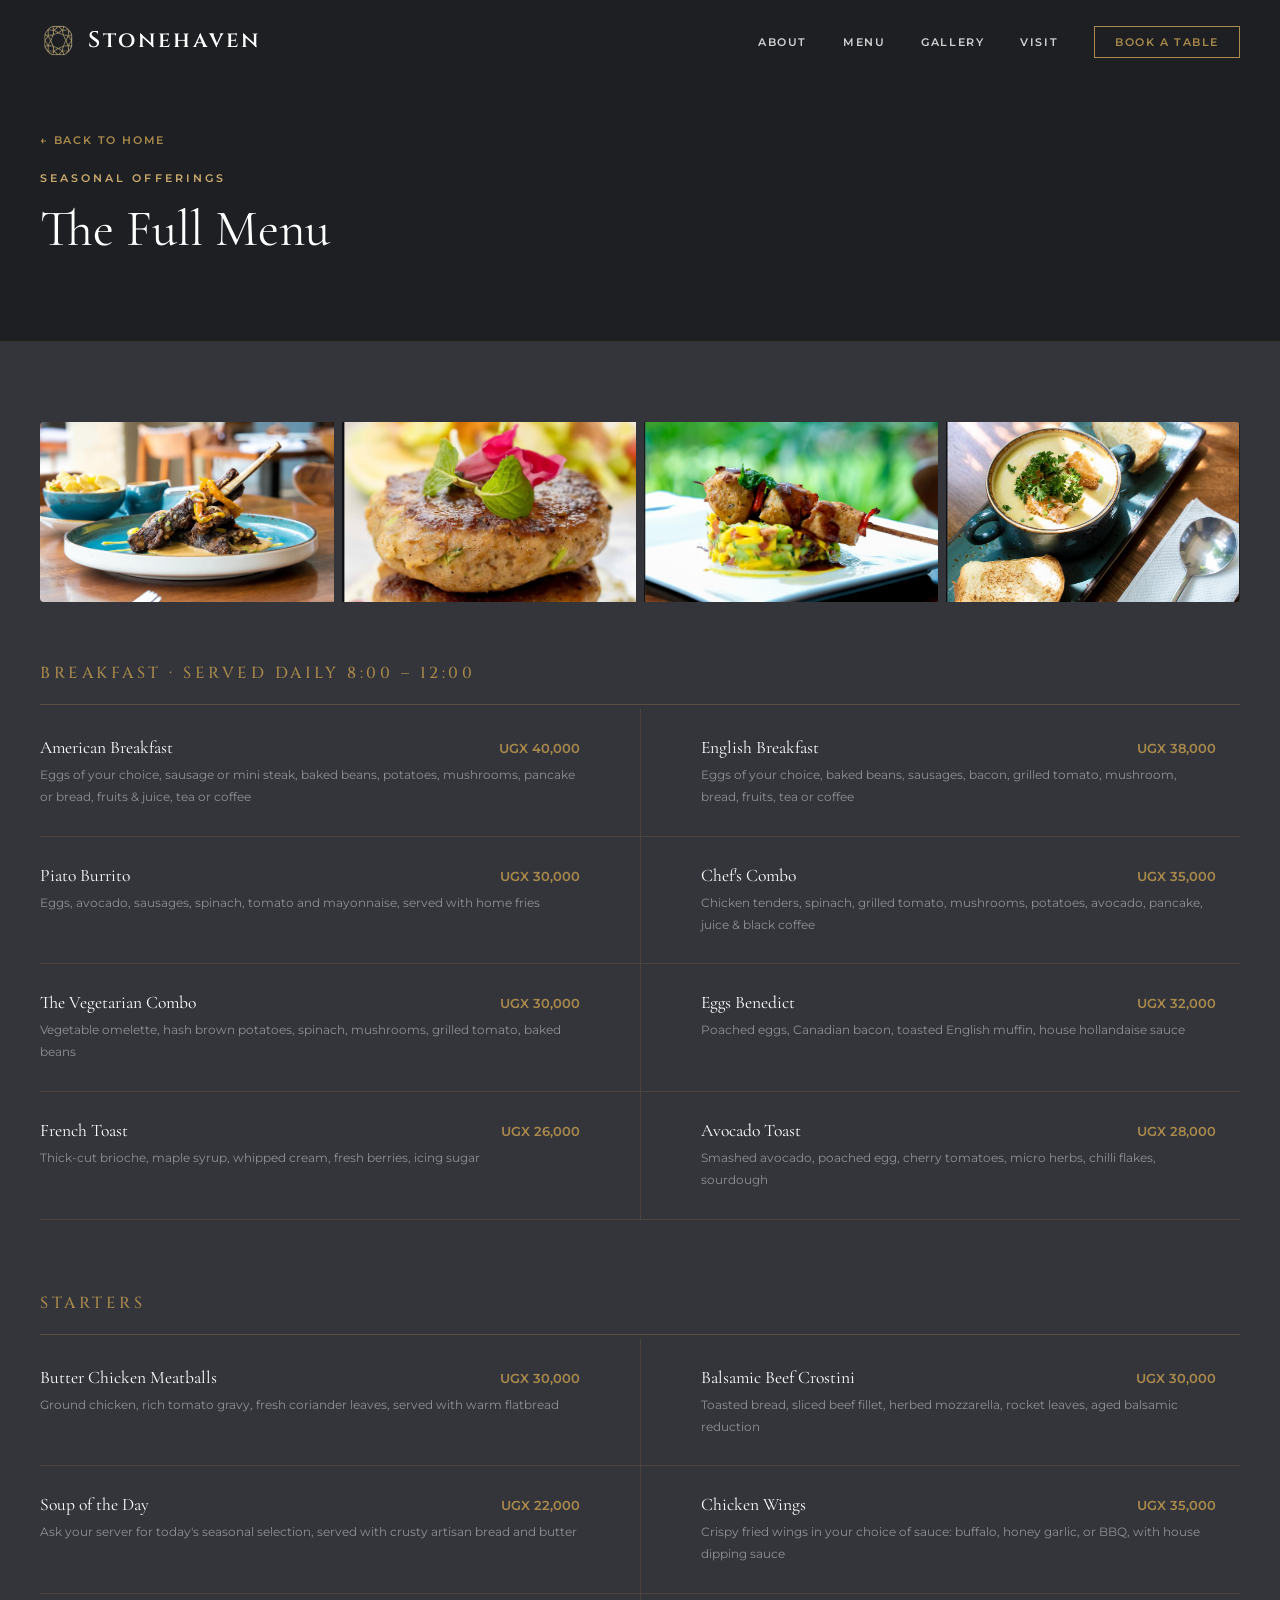
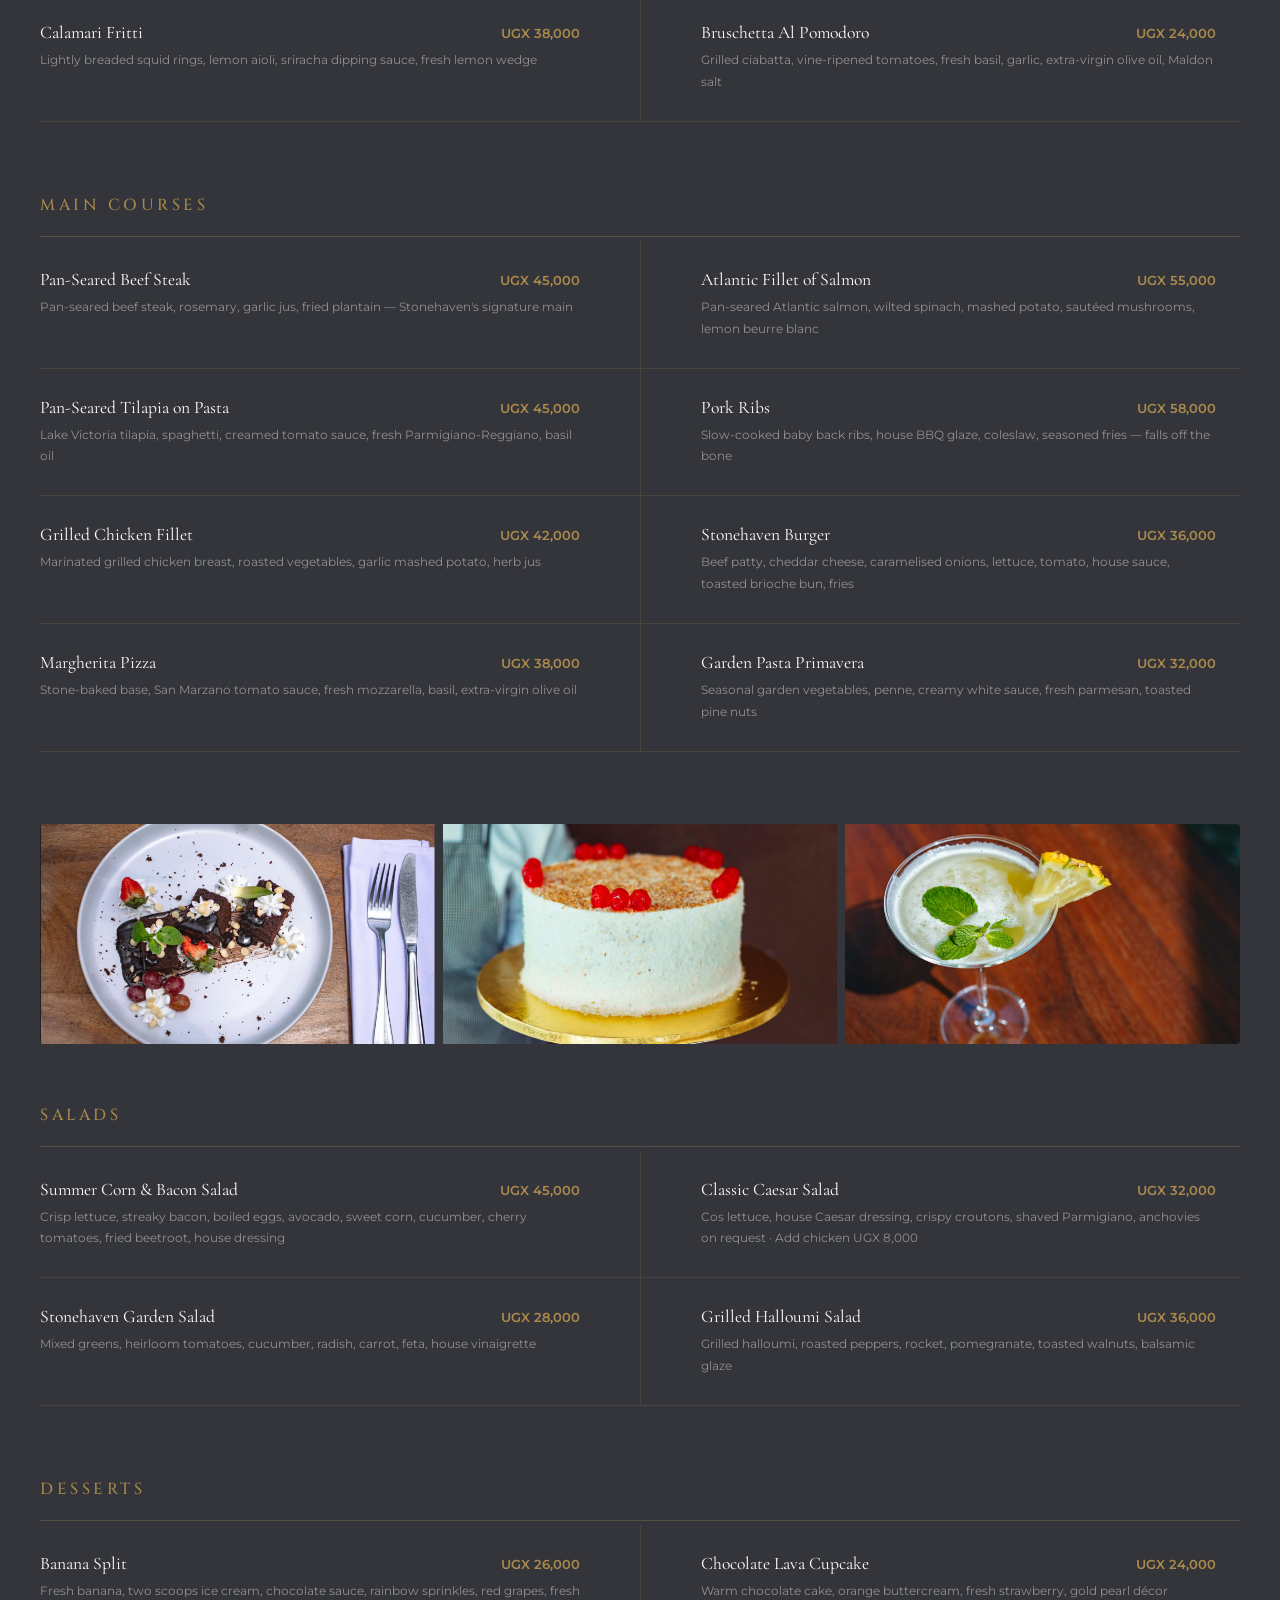
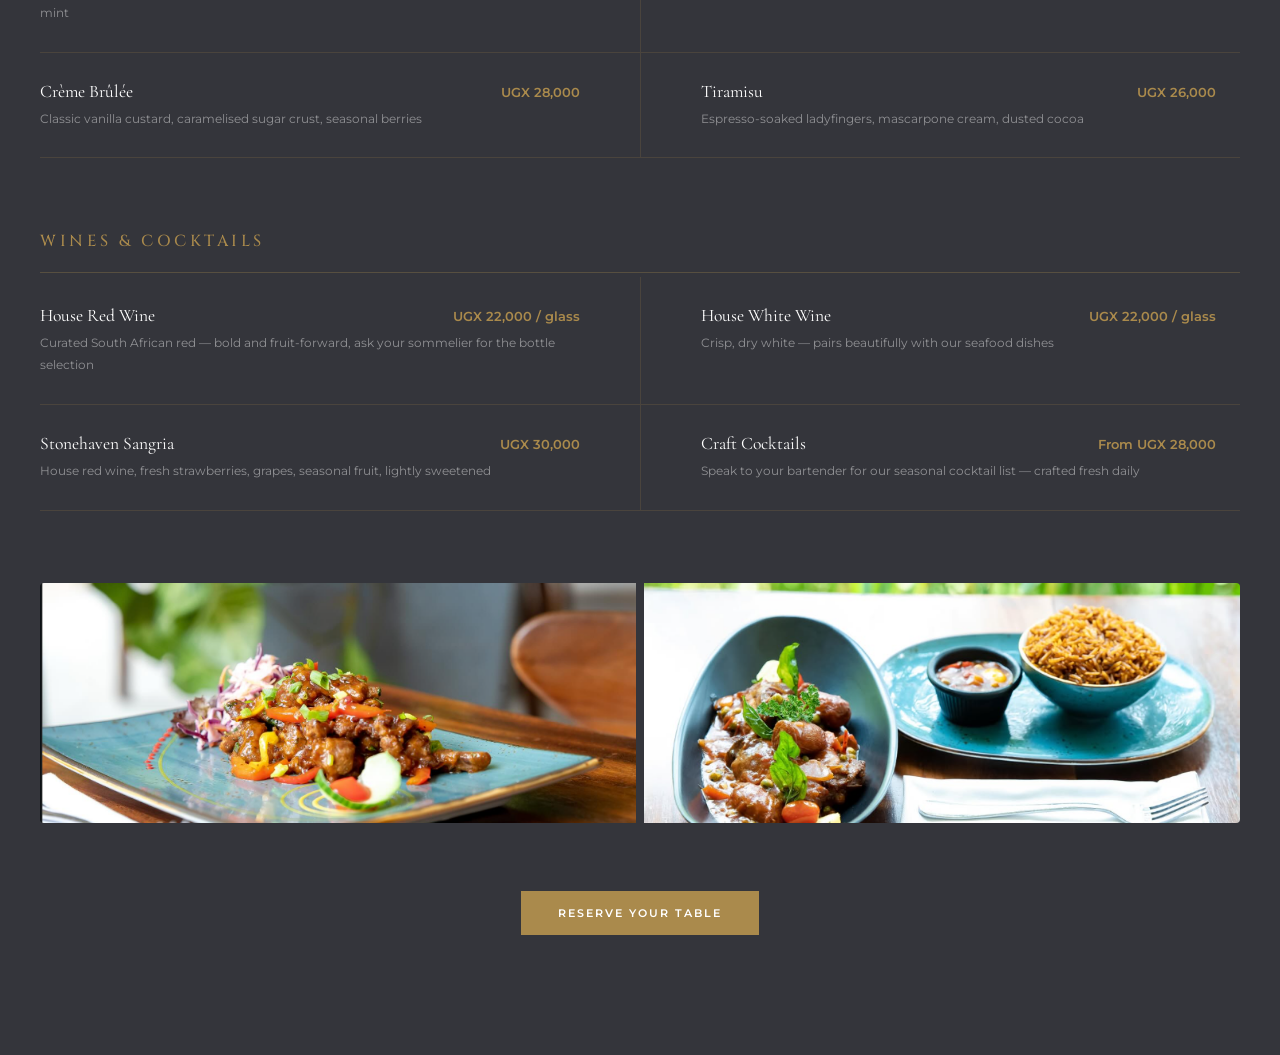
<file: menu.html>
<!DOCTYPE html>
<html lang="en">
<head>
  <meta charset="UTF-8" />
  <meta name="viewport" content="width=device-width, initial-scale=1.0" />
  <title>Full Menu — Stonehaven Restaurant & Winery</title>
  <link rel="preconnect" href="https://fonts.googleapis.com" />
  <link rel="preconnect" href="https://fonts.gstatic.com" crossorigin />
  <link href="https://fonts.googleapis.com/css2?family=Cinzel:wght@400;500;600&family=Cormorant+Garamond:ital,wght@0,300;0,400;0,500;1,400;1,500&family=Montserrat:wght@300;400;500;600&display=swap" rel="stylesheet" />
  <link rel="stylesheet" href="styles.css" />
  <link rel="icon" type="image/x-icon" href="logo.png" />
  <style>
    .menu-page-hero {
      min-height: 38vh;
      background: var(--charcoal-deep);
      display: flex;
      align-items: flex-end;
      padding: 0 40px 60px;
      border-bottom: 1px solid rgba(170,138,76,0.2);
    }
    .menu-page-hero-inner { max-width: 1280px; margin: 0 auto; width: 100%; padding-top: var(--nav-h); }
    .menu-full-section { padding: 80px 0 120px; background: var(--charcoal); }
    .menu-full-inner { max-width: 1280px; margin: 0 auto; padding: 0 40px; }
    .menu-category { margin-bottom: 72px; }
    .menu-category-title {
      font-family: var(--cinzel);
      font-size: 1rem;
      font-weight: 500;
      letter-spacing: 0.22em;
      text-transform: uppercase;
      color: var(--gold);
      padding-bottom: 20px;
      border-bottom: 1px solid rgba(170,138,76,0.3);
      margin-bottom: 4px;
    }
    .back-link {
      display: inline-flex;
      align-items: center;
      gap: 8px;
      font-size: 0.7rem;
      font-weight: 600;
      letter-spacing: 0.16em;
      text-transform: uppercase;
      color: var(--gold);
      margin-bottom: 24px;
      transition: color 0.3s;
    }
    .back-link:hover { color: var(--gold-light); }
  </style>
</head>
<body>

  <nav id="navbar" class="scrolled">
    <div class="nav-inner">
      <a href="index.html" class="nav-logo">
        <img src="logo.png" alt="Stonehaven logo" class="nav-logo-img" />
        <span class="nav-brand-name">Stonehaven</span>
      </a>
      <ul class="nav-links" id="navLinks">
        <li><a href="index.html#about">About</a></li>
        <li><a href="index.html#menu">Menu</a></li>
        <li><a href="gallery.html">Gallery</a></li>
        <li><a href="index.html#visit">Visit</a></li>
        <li><a href="index.html#reserve" class="nav-cta">Book a Table</a></li>
      </ul>
      <button class="hamburger" id="hamburger" aria-label="Toggle menu">
        <span></span><span></span><span></span>
      </button>
    </div>
  </nav>
  <div class="mobile-overlay" id="mobileOverlay"></div>

  <div class="menu-page-hero">
    <div class="menu-page-hero-inner">
      <a href="index.html" class="back-link">← Back to Home</a>
      <p class="eyebrow eyebrow--light">Seasonal Offerings</p>
      <h1 class="section-title section-title--light">The Full Menu</h1>
    </div>
  </div>

  <section class="menu-full-section">
    <div class="menu-full-inner">

      <!-- FOOD PHOTO BANNER -->
      <div style="display:grid;grid-template-columns:repeat(4,1fr);gap:8px;margin-bottom:60px;border-radius:4px;overflow:hidden;">
        <img src="more gallery imgaes.png"        alt="Stonehaven meat"   style="width:100%;height:180px;object-fit:cover;" />
        <img src="Beef.png"          alt="Stonehaven lunch"     style="width:100%;height:180px;object-fit:cover;" />
        <img src="More chicken .png"   alt="Stonehaven chicken"   style="width:100%;height:180px;object-fit:cover;" />
        <img src="soups.png"  alt="Stonehaven soup"  style="width:100%;height:180px;object-fit:cover;" />
      </div>

      <!-- BREAKFAST -->
      <div class="menu-category">
        <p class="menu-category-title">Breakfast · Served daily 8:00 – 12:00</p>
        <div class="menu-cols">
          <div class="menu-item"><div class="menu-item-top"><span class="menu-item-name">American Breakfast</span><span class="menu-item-price">UGX 40,000</span></div><p class="menu-item-desc">Eggs of your choice, sausage or mini steak, baked beans, potatoes, mushrooms, pancake or bread, fruits &amp; juice, tea or coffee</p></div>
          <div class="menu-item"><div class="menu-item-top"><span class="menu-item-name">English Breakfast</span><span class="menu-item-price">UGX 38,000</span></div><p class="menu-item-desc">Eggs of your choice, baked beans, sausages, bacon, grilled tomato, mushroom, bread, fruits, tea or coffee</p></div>
          <div class="menu-item"><div class="menu-item-top"><span class="menu-item-name">Piato Burrito</span><span class="menu-item-price">UGX 30,000</span></div><p class="menu-item-desc">Eggs, avocado, sausages, spinach, tomato and mayonnaise, served with home fries</p></div>
          <div class="menu-item"><div class="menu-item-top"><span class="menu-item-name">Chef's Combo</span><span class="menu-item-price">UGX 35,000</span></div><p class="menu-item-desc">Chicken tenders, spinach, grilled tomato, mushrooms, potatoes, avocado, pancake, juice &amp; black coffee</p></div>
          <div class="menu-item"><div class="menu-item-top"><span class="menu-item-name">The Vegetarian Combo</span><span class="menu-item-price">UGX 30,000</span></div><p class="menu-item-desc">Vegetable omelette, hash brown potatoes, spinach, mushrooms, grilled tomato, baked beans</p></div>
          <div class="menu-item"><div class="menu-item-top"><span class="menu-item-name">Eggs Benedict</span><span class="menu-item-price">UGX 32,000</span></div><p class="menu-item-desc">Poached eggs, Canadian bacon, toasted English muffin, house hollandaise sauce</p></div>
          <div class="menu-item"><div class="menu-item-top"><span class="menu-item-name">French Toast</span><span class="menu-item-price">UGX 26,000</span></div><p class="menu-item-desc">Thick-cut brioche, maple syrup, whipped cream, fresh berries, icing sugar</p></div>
          <div class="menu-item"><div class="menu-item-top"><span class="menu-item-name">Avocado Toast</span><span class="menu-item-price">UGX 28,000</span></div><p class="menu-item-desc">Smashed avocado, poached egg, cherry tomatoes, micro herbs, chilli flakes, sourdough</p></div>
        </div>
      </div>

      <!-- STARTERS -->
      <div class="menu-category">
        <p class="menu-category-title">Starters</p>
        <div class="menu-cols">
          <div class="menu-item"><div class="menu-item-top"><span class="menu-item-name">Butter Chicken Meatballs</span><span class="menu-item-price">UGX 30,000</span></div><p class="menu-item-desc">Ground chicken, rich tomato gravy, fresh coriander leaves, served with warm flatbread</p></div>
          <div class="menu-item"><div class="menu-item-top"><span class="menu-item-name">Balsamic Beef Crostini</span><span class="menu-item-price">UGX 30,000</span></div><p class="menu-item-desc">Toasted bread, sliced beef fillet, herbed mozzarella, rocket leaves, aged balsamic reduction</p></div>
          <div class="menu-item"><div class="menu-item-top"><span class="menu-item-name">Soup of the Day</span><span class="menu-item-price">UGX 22,000</span></div><p class="menu-item-desc">Ask your server for today's seasonal selection, served with crusty artisan bread and butter</p></div>
          <div class="menu-item"><div class="menu-item-top"><span class="menu-item-name">Chicken Wings</span><span class="menu-item-price">UGX 35,000</span></div><p class="menu-item-desc">Crispy fried wings in your choice of sauce: buffalo, honey garlic, or BBQ, with house dipping sauce</p></div>
          <div class="menu-item"><div class="menu-item-top"><span class="menu-item-name">Calamari Fritti</span><span class="menu-item-price">UGX 38,000</span></div><p class="menu-item-desc">Lightly breaded squid rings, lemon aioli, sriracha dipping sauce, fresh lemon wedge</p></div>
          <div class="menu-item"><div class="menu-item-top"><span class="menu-item-name">Bruschetta Al Pomodoro</span><span class="menu-item-price">UGX 24,000</span></div><p class="menu-item-desc">Grilled ciabatta, vine-ripened tomatoes, fresh basil, garlic, extra-virgin olive oil, Maldon salt</p></div>
        </div>
      </div>

      <!-- MAIN COURSES -->
      <div class="menu-category">
        <p class="menu-category-title">Main Courses</p>
        <div class="menu-cols">
          <div class="menu-item"><div class="menu-item-top"><span class="menu-item-name">Pan-Seared Beef Steak</span><span class="menu-item-price">UGX 45,000</span></div><p class="menu-item-desc">Pan-seared beef steak, rosemary, garlic jus, fried plantain — Stonehaven's signature main</p></div>
          <div class="menu-item"><div class="menu-item-top"><span class="menu-item-name">Atlantic Fillet of Salmon</span><span class="menu-item-price">UGX 55,000</span></div><p class="menu-item-desc">Pan-seared Atlantic salmon, wilted spinach, mashed potato, sautéed mushrooms, lemon beurre blanc</p></div>
          <div class="menu-item"><div class="menu-item-top"><span class="menu-item-name">Pan-Seared Tilapia on Pasta</span><span class="menu-item-price">UGX 45,000</span></div><p class="menu-item-desc">Lake Victoria tilapia, spaghetti, creamed tomato sauce, fresh Parmigiano-Reggiano, basil oil</p></div>
          <div class="menu-item"><div class="menu-item-top"><span class="menu-item-name">Pork Ribs</span><span class="menu-item-price">UGX 58,000</span></div><p class="menu-item-desc">Slow-cooked baby back ribs, house BBQ glaze, coleslaw, seasoned fries — falls off the bone</p></div>
          <div class="menu-item"><div class="menu-item-top"><span class="menu-item-name">Grilled Chicken Fillet</span><span class="menu-item-price">UGX 42,000</span></div><p class="menu-item-desc">Marinated grilled chicken breast, roasted vegetables, garlic mashed potato, herb jus</p></div>
          <div class="menu-item"><div class="menu-item-top"><span class="menu-item-name">Stonehaven Burger</span><span class="menu-item-price">UGX 36,000</span></div><p class="menu-item-desc">Beef patty, cheddar cheese, caramelised onions, lettuce, tomato, house sauce, toasted brioche bun, fries</p></div>
          <div class="menu-item"><div class="menu-item-top"><span class="menu-item-name">Margherita Pizza</span><span class="menu-item-price">UGX 38,000</span></div><p class="menu-item-desc">Stone-baked base, San Marzano tomato sauce, fresh mozzarella, basil, extra-virgin olive oil</p></div>
          <div class="menu-item"><div class="menu-item-top"><span class="menu-item-name">Garden Pasta Primavera</span><span class="menu-item-price">UGX 32,000</span></div><p class="menu-item-desc">Seasonal garden vegetables, penne, creamy white sauce, fresh parmesan, toasted pine nuts</p></div>
        </div>
      </div>

      <!-- VISUAL BREAK -->
      <div style="display:grid;grid-template-columns:repeat(3,1fr);gap:8px;margin-bottom:60px;border-radius:4px;overflow:hidden;">
        <img src="treats.png"           alt="Stonehaven mash dish"    style="width:100%;height:220px;object-fit:cover;" />
        <img src="tiramusi.png"  alt="Stonehaven food"         style="width:100%;height:220px;object-fit:cover;" />
        <img src="wine.png"    alt="Stonehaven cocktails"    style="width:100%;height:220px;object-fit:cover;" />
      </div>

      <!-- SALADS -->
      <div class="menu-category">
        <p class="menu-category-title">Salads</p>
        <div class="menu-cols">
          <div class="menu-item"><div class="menu-item-top"><span class="menu-item-name">Summer Corn &amp; Bacon Salad</span><span class="menu-item-price">UGX 45,000</span></div><p class="menu-item-desc">Crisp lettuce, streaky bacon, boiled eggs, avocado, sweet corn, cucumber, cherry tomatoes, fried beetroot, house dressing</p></div>
          <div class="menu-item"><div class="menu-item-top"><span class="menu-item-name">Classic Caesar Salad</span><span class="menu-item-price">UGX 32,000</span></div><p class="menu-item-desc">Cos lettuce, house Caesar dressing, crispy croutons, shaved Parmigiano, anchovies on request · Add chicken UGX 8,000</p></div>
          <div class="menu-item"><div class="menu-item-top"><span class="menu-item-name">Stonehaven Garden Salad</span><span class="menu-item-price">UGX 28,000</span></div><p class="menu-item-desc">Mixed greens, heirloom tomatoes, cucumber, radish, carrot, feta, house vinaigrette</p></div>
          <div class="menu-item"><div class="menu-item-top"><span class="menu-item-name">Grilled Halloumi Salad</span><span class="menu-item-price">UGX 36,000</span></div><p class="menu-item-desc">Grilled halloumi, roasted peppers, rocket, pomegranate, toasted walnuts, balsamic glaze</p></div>
        </div>
      </div>

      <!-- DESSERTS -->
      <div class="menu-category">
        <p class="menu-category-title">Desserts</p>
        <div class="menu-cols">
          <div class="menu-item"><div class="menu-item-top"><span class="menu-item-name">Banana Split</span><span class="menu-item-price">UGX 26,000</span></div><p class="menu-item-desc">Fresh banana, two scoops ice cream, chocolate sauce, rainbow sprinkles, red grapes, fresh mint</p></div>
          <div class="menu-item"><div class="menu-item-top"><span class="menu-item-name">Chocolate Lava Cupcake</span><span class="menu-item-price">UGX 24,000</span></div><p class="menu-item-desc">Warm chocolate cake, orange buttercream, fresh strawberry, gold pearl décor</p></div>
          <div class="menu-item"><div class="menu-item-top"><span class="menu-item-name">Crème Brûlée</span><span class="menu-item-price">UGX 28,000</span></div><p class="menu-item-desc">Classic vanilla custard, caramelised sugar crust, seasonal berries</p></div>
          <div class="menu-item"><div class="menu-item-top"><span class="menu-item-name">Tiramisu</span><span class="menu-item-price">UGX 26,000</span></div><p class="menu-item-desc">Espresso-soaked ladyfingers, mascarpone cream, dusted cocoa</p></div>
        </div>
      </div>

      <!-- WINES & COCKTAILS -->
      <div class="menu-category">
        <p class="menu-category-title">Wines &amp; Cocktails</p>
        <div class="menu-cols">
          <div class="menu-item"><div class="menu-item-top"><span class="menu-item-name">House Red Wine</span><span class="menu-item-price">UGX 22,000 / glass</span></div><p class="menu-item-desc">Curated South African red — bold and fruit-forward, ask your sommelier for the bottle selection</p></div>
          <div class="menu-item"><div class="menu-item-top"><span class="menu-item-name">House White Wine</span><span class="menu-item-price">UGX 22,000 / glass</span></div><p class="menu-item-desc">Crisp, dry white — pairs beautifully with our seafood dishes</p></div>
          <div class="menu-item"><div class="menu-item-top"><span class="menu-item-name">Stonehaven Sangria</span><span class="menu-item-price">UGX 30,000</span></div><p class="menu-item-desc">House red wine, fresh strawberries, grapes, seasonal fruit, lightly sweetened</p></div>
          <div class="menu-item"><div class="menu-item-top"><span class="menu-item-name">Craft Cocktails</span><span class="menu-item-price">From UGX 28,000</span></div><p class="menu-item-desc">Speak to your bartender for our seasonal cocktail list — crafted fresh daily</p></div>
        </div>
      </div>

      <!-- FINAL VISUAL -->
      <div style="display:grid;grid-template-columns:1fr 1fr;gap:8px;margin-bottom:48px;border-radius:4px;overflow:hidden;">
        <img src="meat.png" alt="Stonehaven atmosphere" style="width:100%;height:240px;object-fit:cover;" />
        <img src="MoreFood.png"            alt="Stonehaven dishes"     style="width:100%;height:240px;object-fit:cover;" />
      </div>

      <div style="text-align:center; padding-top:20px;">
        <a href="index.html#reserve" class="btn btn-solid">Reserve Your Table</a>
      </div>

    </div>
  </section>

  <script src="script.js"></script>
</body>
</html>
</file>
<file: styles.css>
/* ============================================================
   STONEHAVEN RESTAURANT & WINERY — styles.css
   Design: Editorial Estate / Luxury Dark
   Palette: Charcoal #34353b | Gold #aa8a4c | Off-white #f5f2ec
   Fonts: Cinzel (brand) | Cormorant Garamond (display) | Montserrat (UI)
   ============================================================ */

/* ---- CUSTOM PROPERTIES ---- */
:root {
  --gold:          #aa8a4c;
  --gold-light:    #c9a96e;
  --gold-dim:      rgba(170, 138, 76, 0.15);
  --charcoal:      #34353b;
  --charcoal-deep: #1e1f23;
  --off-white:     #f5f2ec;
  --warm-stone:    #ede8df;
  --white:         #ffffff;
  --text-light:    rgba(255,255,255,0.75);
  --text-muted:    rgba(255,255,255,0.45);
  --cinzel:        'Cinzel', Georgia, serif;          /* chiselled brand name */
  --serif:         'Cormorant Garamond', Georgia, serif; /* elegant display */
  --sans:          'Montserrat', sans-serif;
  --transition:    0.4s cubic-bezier(0.25, 0.46, 0.45, 0.94);
  --nav-h:         80px;
}

/* ---- RESET & BASE ---- */
*, *::before, *::after { box-sizing: border-box; margin: 0; padding: 0; }

html { scroll-behavior: smooth; font-size: 16px; }

body {
  font-family: var(--sans);
  background: var(--white);
  color: var(--charcoal);
  overflow-x: hidden;
  -webkit-font-smoothing: antialiased;
}

img { display: block; width: 100%; height: 100%; object-fit: cover; }

a { color: inherit; text-decoration: none; }

ul { list-style: none; }

address { font-style: normal; }


/* ---- TYPOGRAPHY ---- */
.eyebrow {
  font-family: var(--sans);
  font-size: 0.68rem;
  font-weight: 600;
  letter-spacing: 0.28em;
  text-transform: uppercase;
  color: var(--gold);
  margin-bottom: 1rem;
}
.eyebrow--light { color: var(--gold-light); }

.section-title {
  font-family: var(--serif);
  font-size: clamp(2.2rem, 4vw, 3.4rem);
  font-weight: 400;
  line-height: 1.1;
  color: var(--charcoal);
  margin-bottom: 1.5rem;
}
.section-title--light { color: var(--white); }
.section-title em { font-style: italic; color: var(--gold); }

.body-text {
  font-size: 0.93rem;
  line-height: 1.9;
  color: #5a5c64;
  margin-bottom: 1.2rem;
  max-width: 48ch;
}
.body-text--light { color: var(--text-light); }


/* ---- BUTTONS ---- */
.btn {
  display: inline-block;
  font-family: var(--sans);
  font-size: 0.7rem;
  font-weight: 600;
  letter-spacing: 0.18em;
  text-transform: uppercase;
  padding: 14px 36px;
  cursor: pointer;
  transition: var(--transition);
  border: 1px solid var(--gold);
}
.btn-ghost {
  background: transparent;
  color: var(--gold);
}
.btn-ghost:hover {
  background: var(--gold);
  color: var(--white);
}
.btn-solid {
  background: var(--gold);
  color: var(--white);
}
.btn-solid:hover {
  background: var(--gold-light);
  border-color: var(--gold-light);
}
.btn--full { width: 100%; text-align: center; padding: 16px; }


/* ============================================================
   SCROLL REVEAL
   ============================================================ */
.reveal {
  opacity: 0;
  transform: translateY(28px);
  transition: opacity 0.8s ease, transform 0.8s ease;
  transition-delay: var(--delay, 0s);
}
.reveal.visible {
  opacity: 1;
  transform: translateY(0);
}


/* ============================================================
   NAVBAR
   ============================================================ */
#navbar {
  position: fixed;
  top: 0; left: 0; right: 0;
  z-index: 900;
  height: var(--nav-h);
  transition: background var(--transition), box-shadow var(--transition);
}
#navbar.scrolled {
  background: rgba(30,31,35,0.97);
  backdrop-filter: blur(10px);
  box-shadow: 0 2px 32px rgba(0,0,0,0.45);
}

.nav-inner {
  max-width: 1280px;
  margin: 0 auto;
  height: 100%;
  padding: 0 40px;
  display: flex;
  align-items: center;
  justify-content: space-between;
}

/* Brand name in Cinzel (chiselled roman feel) */
.nav-logo {
  display: flex;
  align-items: center;
  gap: 12px;
  color: var(--white);
}
.nav-brand-name {
  font-family: var(--cinzel);
  font-size: 1.4rem;
  font-weight: 600;
  letter-spacing: 0.12em;
  color: var(--white);
}
.nav-logo-img {
  width: 36px;
  height: 36px;
  object-fit: contain;
  flex-shrink: 0;
}

.nav-links {
  display: flex;
  align-items: center;
  gap: 36px;
}
.nav-links a {
  font-size: 0.7rem;
  font-weight: 600;
  letter-spacing: 0.14em;
  text-transform: uppercase;
  color: rgba(255,255,255,0.8);
  transition: color var(--transition);
}
.nav-links a:hover { color: var(--gold); }

.nav-cta {
  border: 1px solid var(--gold) !important;
  color: var(--gold) !important;
  padding: 8px 20px;
  letter-spacing: 0.12em;
}
.nav-cta:hover {
  background: var(--gold);
  color: var(--white) !important;
}

/* Hamburger */
.hamburger {
  display: none;
  flex-direction: column;
  gap: 5px;
  background: none;
  border: none;
  cursor: pointer;
  padding: 4px;
}
.hamburger span {
  display: block;
  width: 24px;
  height: 1.5px;
  background: var(--white);
  transition: var(--transition);
}
.hamburger.open span:nth-child(1) { transform: rotate(45deg) translate(4.5px, 4.5px); }
.hamburger.open span:nth-child(2) { opacity: 0; }
.hamburger.open span:nth-child(3) { transform: rotate(-45deg) translate(4.5px, -4.5px); }

/* Mobile overlay */
.mobile-overlay {
  position: fixed;
  inset: 0;
  background: rgba(0,0,0,0.55);
  z-index: 850;
  opacity: 0;
  pointer-events: none;
  transition: opacity var(--transition);
}
.mobile-overlay.visible { opacity: 1; pointer-events: all; }


/* ============================================================
   HERO — Image Slider
   ============================================================ */
#hero {
  position: relative;
  height: 100svh;
  min-height: 640px;
  display: flex;
  align-items: flex-end;
  overflow: hidden;
}

/* Slider */
.hero-slider {
  position: absolute;
  inset: 0;
}

.hero-slide {
  position: absolute;
  inset: 0;
  background-size: cover;
  background-position: center;
  opacity: 0;
  transform: scale(1.04);
  transition: opacity 1.4s cubic-bezier(0.4, 0, 0.2, 1),
              transform 5s cubic-bezier(0.4, 0, 0.2, 1);
  will-change: opacity, transform;
}
.hero-slide.active {
  opacity: 1;
  transform: scale(1);
}

.hero-overlay {
  position: absolute;
  inset: 0;
  background: linear-gradient(
    to bottom,
    rgba(20,20,25,0.18) 0%,
    rgba(20,20,25,0.5) 50%,
    rgba(20,20,25,0.85) 100%
  );
  z-index: 1;
}

/* Slider dots */
.hero-dots {
  position: absolute;
  bottom: 44px;
  right: 44px;
  z-index: 3;
  display: flex;
  gap: 10px;
  align-items: center;
}
.hero-dot {
  width: 28px;
  height: 2px;
  background: rgba(255,255,255,0.3);
  border: none;
  cursor: pointer;
  transition: background var(--transition), width var(--transition);
  padding: 0;
}
.hero-dot.active {
  background: var(--gold);
  width: 44px;
}

/* Content */
.hero-content {
  position: relative;
  z-index: 2;
  max-width: 1280px;
  width: 100%;
  margin: 0 auto;
  padding: 0 40px 120px;
}

.hero-eyebrow {
  font-size: 0.68rem;
  font-weight: 600;
  letter-spacing: 0.3em;
  text-transform: uppercase;
  color: var(--gold);
  margin-bottom: 1.4rem;
}

.hero-title {
  font-family: var(--serif);
  font-size: clamp(3.2rem, 7vw, 6.5rem);
  font-weight: 400;
  line-height: 1.04;
  color: var(--white);
  margin-bottom: 1.6rem;
}
.hero-title em {
  font-style: italic;
  color: var(--gold-light);
}

.hero-sub {
  font-size: 0.92rem;
  line-height: 1.8;
  color: rgba(255,255,255,0.7);
  margin-bottom: 2.4rem;
  max-width: 46ch;
}

.hero-ctas {
  display: flex;
  gap: 16px;
  flex-wrap: wrap;
}

/* Editorial vertical label */
.hero-label {
  position: absolute;
  right: 44px;
  bottom: 120px;
  z-index: 2;
  font-family: var(--cinzel);
  font-size: 0.58rem;
  font-weight: 400;
  letter-spacing: 0.32em;
  text-transform: uppercase;
  color: rgba(255,255,255,0.35);
  writing-mode: vertical-rl;
}

/* Scroll indicator */
.scroll-indicator {
  position: absolute;
  bottom: 40px;
  left: 40px;
  z-index: 2;
  display: flex;
  flex-direction: column;
  align-items: center;
  gap: 10px;
}
.scroll-indicator span {
  font-size: 0.6rem;
  letter-spacing: 0.2em;
  text-transform: uppercase;
  color: rgba(255,255,255,0.4);
}
.scroll-line {
  width: 1px;
  height: 50px;
  background: linear-gradient(to bottom, var(--gold), transparent);
  animation: scrollPulse 2s ease-in-out infinite;
}
@keyframes scrollPulse {
  0%, 100% { transform: scaleY(1); opacity: 1; }
  50% { transform: scaleY(0.55); opacity: 0.4; }
}


/* ============================================================
   ABOUT — Our Story
   ============================================================ */
.section-about {
  position: relative;
  padding: 130px 0 150px;
  overflow: hidden;
  background: var(--white);
}

.bg-text {
  position: absolute;
  top: 40px;
  right: -2vw;
  font-family: var(--cinzel);
  font-size: clamp(4rem, 10vw, 10rem);
  font-weight: 700;
  color: rgba(170,138,76,0.04);
  pointer-events: none;
  user-select: none;
  white-space: nowrap;
  letter-spacing: 0.1em;
}

.about-grid {
  max-width: 1280px;
  margin: 0 auto;
  padding: 0 40px;
  display: grid;
  grid-template-columns: 1fr 1fr;
  gap: 80px;
  align-items: start;
}

/* Image column */
.about-img-wrap {
  position: relative;
  padding-top: 60px;
}
.about-img-main {
  width: 100%;
  aspect-ratio: 3/4;
  object-fit: cover;
}

/* Decorative secondary image — layered corner */
.about-img-secondary {
  position: absolute;
  bottom: -40px;
  right: -36px;
  width: 48%;
  aspect-ratio: 1/1;
  border: 5px solid var(--white);
  box-shadow: 0 16px 48px rgba(0,0,0,0.18);
  overflow: hidden;
  z-index: 2;
}
.about-img-secondary img {
  width: 100%;
  height: 100%;
  object-fit: cover;
}

/* Founded text block (replaces floating "12 years" card) */
.about-founded {
  position: absolute;
  top: 0;
  left: -20px;
  background: var(--charcoal);
  padding: 20px 28px;
  display: flex;
  flex-direction: column;
  gap: 3px;
  border-left: 3px solid var(--gold);
  z-index: 3;
}
.about-founded-year {
  font-family: var(--cinzel);
  font-size: 2rem;
  font-weight: 600;
  color: var(--gold);
  line-height: 1;
}
.about-founded-label {
  font-size: 0.62rem;
  letter-spacing: 0.14em;
  text-transform: uppercase;
  color: rgba(255,255,255,0.55);
}

/* Text column */
.about-text { padding-top: 0; }

.about-stats {
  display: flex;
  gap: 40px;
  margin: 2.4rem 0;
  padding-top: 2rem;
  border-top: 1px solid rgba(170,138,76,0.2);
}
.stat { display: flex; flex-direction: column; gap: 4px; }
.stat-num {
  font-family: var(--serif);
  font-size: 2.2rem;
  font-weight: 400;
  color: var(--gold);
  line-height: 1;
}
.stat-num sup { font-size: 1rem; }
.stat-label {
  font-size: 0.67rem;
  letter-spacing: 0.12em;
  text-transform: uppercase;
  color: #999;
}


/* ============================================================
   MENU PREVIEW
   ============================================================ */
.section-menu {
  background: var(--charcoal);
  padding: 120px 0 100px;
}

.menu-header {
  max-width: 1280px;
  margin: 0 auto 60px;
  padding: 0 40px;
}
.menu-intro {
  font-size: 0.9rem;
  line-height: 1.85;
  color: var(--text-light);
  max-width: 52ch;
}

/* Preview wrapper */
.menu-preview-wrap {
  max-width: 1280px;
  margin: 0 auto;
  padding: 0 40px;
}

.menu-panel-note {
  font-size: 0.74rem;
  letter-spacing: 0.13em;
  color: var(--text-muted);
  padding: 0 0 28px;
  border-bottom: 1px solid rgba(170,138,76,0.12);
  margin-bottom: 4px;
}

.menu-cols {
  display: grid;
  grid-template-columns: 1fr 1fr;
  gap: 0;
}

.menu-item {
  padding: 28px 24px 28px 0;
  border-bottom: 1px solid rgba(170,138,76,0.18);
  transition: background var(--transition);
}
.menu-item:nth-child(odd)  { padding-right: 60px; }
.menu-item:nth-child(even) { padding-left: 60px; border-left: 1px solid rgba(170,138,76,0.18); }
.menu-item:hover { background: rgba(255,255,255,0.03); }

.menu-item-top {
  display: flex;
  justify-content: space-between;
  align-items: baseline;
  gap: 12px;
  margin-bottom: 6px;
}
.menu-item-name {
  font-family: var(--serif);
  font-size: 1.1rem;
  font-weight: 400;
  color: var(--white);
}
.menu-item-price {
  font-size: 0.8rem;
  font-weight: 600;
  color: var(--gold);
  white-space: nowrap;
}
.menu-item-desc {
  font-size: 0.78rem;
  line-height: 1.75;
  color: var(--text-muted);
}

/* Full menu CTA */
.menu-cta {
  max-width: 1280px;
  margin: 64px auto 0;
  padding: 0 40px;
  display: flex;
  flex-direction: column;
  align-items: flex-start;
  gap: 20px;
}
.menu-cta-text {
  font-size: 0.75rem;
  letter-spacing: 0.16em;
  text-transform: uppercase;
  color: var(--text-muted);
}
.menu-cta-btn { font-size: 0.72rem; }


/* ============================================================
   IMAGE STRIP — Horizontal gallery
   ============================================================ */
.section-image-strip {
  padding: 120px 0 100px;
  background: var(--off-white);
}

.strip-header {
  max-width: 1280px;
  margin: 0 auto 56px;
  padding: 0 40px;
}

.image-strip {
  max-width: 1280px;
  margin: 0 auto;
  padding: 0 40px;
  display: grid;
  grid-template-columns: repeat(5, 1fr);
  gap: 10px;
}

.strip-item {
  position: relative;
  overflow: hidden;
  aspect-ratio: 3/4;
}
.strip-item img {
  width: 100%;
  height: 100%;
  object-fit: cover;
  transition: transform 0.8s cubic-bezier(0.25, 0.46, 0.45, 0.94);
}
.strip-item:hover img {
  transform: scale(1.07);
}

.strip-overlay {
  position: absolute;
  inset: 0;
  background: linear-gradient(to top, rgba(30,31,35,0.72) 0%, transparent 55%);
  display: flex;
  align-items: flex-end;
  padding: 18px 20px;
  opacity: 0;
  transition: opacity var(--transition);
}
.strip-item:hover .strip-overlay {
  opacity: 1;
}
.strip-overlay span {
  font-size: 0.67rem;
  letter-spacing: 0.22em;
  text-transform: uppercase;
  color: var(--white);
  border-bottom: 1px solid var(--gold);
  padding-bottom: 2px;
}

.strip-footer {
  max-width: 1280px;
  margin: 52px auto 0;
  padding: 0 40px;
}


/* ============================================================
   VISIT OUR RESTAURANT
   ============================================================ */
.section-visit {
  background: var(--charcoal-deep);
  padding: 120px 0;
}

.visit-inner {
  max-width: 1280px;
  margin: 0 auto;
  padding: 0 40px;
  display: grid;
  grid-template-columns: 1fr 1.1fr;
  gap: 80px;
  align-items: center;
}

.visit-details {
  margin-top: 2.4rem;
  display: flex;
  flex-direction: column;
  gap: 0;
}

.visit-detail-item {
  display: flex;
  align-items: flex-start;
  gap: 20px;
  padding: 24px 0;
  border-bottom: 1px solid rgba(255,255,255,0.07);
}
.visit-detail-item:first-child {
  border-top: 1px solid rgba(170,138,76,0.25);
}

.visit-icon {
  width: 40px;
  height: 40px;
  border: 1px solid rgba(170,138,76,0.3);
  display: flex;
  align-items: center;
  justify-content: center;
  flex-shrink: 0;
  color: var(--gold);
}
.visit-icon svg {
  width: 18px;
  height: 18px;
}

.visit-detail-item h4 {
  font-size: 0.65rem;
  font-weight: 700;
  letter-spacing: 0.2em;
  text-transform: uppercase;
  color: var(--gold);
  margin-bottom: 6px;
}
.visit-detail-item p,
.visit-detail-item address {
  font-size: 0.88rem;
  line-height: 1.75;
  color: var(--text-light);
}
.visit-detail-item a {
  color: var(--text-light);
  transition: color var(--transition);
}
.visit-detail-item a:hover { color: var(--gold-light); }

/* Map */
.visit-map {
  position: relative;
  border: 1px solid rgba(170,138,76,0.2);
  overflow: hidden;
}
.visit-map iframe {
  width: 100%;
  height: 440px;
  display: block;
  border: none;
  filter: grayscale(30%) contrast(1.05);
}


/* ============================================================
   TESTIMONIALS
   ============================================================ */
.section-testimonials {
  background: var(--white);
  padding: 120px 0;
}

.testimonials-header {
  max-width: 1280px;
  margin: 0 auto 64px;
  padding: 0 40px;
}

.testimonial-slider {
  max-width: 900px;
  margin: 0 auto;
  padding: 0 40px;
  overflow: hidden;
}

.testimonial-track {
  display: flex;
  transition: transform 0.7s cubic-bezier(0.25, 0.46, 0.45, 0.94);
}

.testimonial-slide {
  min-width: 100%;
  padding: 48px 56px;
  border: 1px solid rgba(170,138,76,0.2);
  position: relative;
}
.testimonial-slide::before {
  content: '\201C';
  position: absolute;
  top: 16px;
  left: 48px;
  font-family: var(--serif);
  font-size: 6rem;
  color: var(--gold);
  opacity: 0.2;
  line-height: 1;
}

blockquote {
  font-family: var(--serif);
  font-size: clamp(1rem, 2vw, 1.2rem);
  font-style: italic;
  line-height: 1.8;
  color: var(--charcoal);
  margin-bottom: 2rem;
  position: relative;
  z-index: 1;
}

.testimonial-author {
  display: flex;
  align-items: center;
  gap: 16px;
  margin-bottom: 12px;
}
.author-avatar {
  width: 44px;
  height: 44px;
  background: var(--charcoal);
  color: var(--gold);
  font-family: var(--cinzel);
  font-size: 1rem;
  display: flex;
  align-items: center;
  justify-content: center;
  flex-shrink: 0;
}
.testimonial-author strong {
  display: block;
  font-size: 0.88rem;
  font-weight: 600;
  color: var(--charcoal);
}
.testimonial-author span {
  font-size: 0.75rem;
  color: #999;
  letter-spacing: 0.06em;
}
.testimonial-stars {
  font-size: 0.85rem;
  color: var(--gold);
  letter-spacing: 2px;
}

.testimonial-controls {
  display: flex;
  align-items: center;
  justify-content: center;
  gap: 20px;
  margin-top: 40px;
}
.t-btn {
  width: 44px;
  height: 44px;
  background: none;
  border: 1px solid rgba(170,138,76,0.4);
  color: var(--gold);
  font-size: 1.1rem;
  cursor: pointer;
  transition: var(--transition);
}
.t-btn:hover { background: var(--gold); color: var(--white); }
.t-dots { display: flex; gap: 8px; }
.t-dot {
  width: 6px;
  height: 6px;
  background: rgba(170,138,76,0.3);
  cursor: pointer;
  transition: background var(--transition);
}
.t-dot.active { background: var(--gold); }

.review-link {
  display: inline-block;
  margin-top: 14px;
  font-size: 0.68rem;
  font-weight: 600;
  letter-spacing: 0.12em;
  text-transform: uppercase;
  color: var(--gold);
  border-bottom: 1px solid rgba(170,138,76,0.3);
  padding-bottom: 2px;
  transition: color var(--transition), border-color var(--transition);
}
.review-link:hover { color: var(--gold-light); border-color: var(--gold-light); }


/* ============================================================
   RESERVATION — Full-width BG image (last section)
   ============================================================ */
.section-reserve {
  position: relative;
  padding: 140px 0;
  overflow: hidden;
}

/* Full-width background image */
.reserve-bg {
  position: absolute;
  inset: 0;
  z-index: 0;
}
.reserve-bg img {
  width: 100%;
  height: 100%;
  object-fit: cover;
  object-position: center;
}
.reserve-bg-overlay {
  position: absolute;
  inset: 0;
  background: linear-gradient(
    135deg,
    rgba(20,20,25,0.92) 0%,
    rgba(20,20,25,0.78) 50%,
    rgba(20,20,25,0.88) 100%
  );
}

.reserve-inner {
  position: relative;
  z-index: 1;
  max-width: 1280px;
  margin: 0 auto;
  padding: 0 40px;
  display: grid;
  grid-template-columns: 1fr 1.1fr;
  gap: 80px;
  align-items: start;
}

.reserve-hours {
  margin: 2.4rem 0;
  border-top: 1px solid rgba(170,138,76,0.25);
}
.hours-row {
  display: flex;
  justify-content: space-between;
  padding: 12px 0;
  border-bottom: 1px solid rgba(255,255,255,0.06);
  font-size: 0.82rem;
  color: var(--text-light);
}
.reserve-contact {
  font-size: 0.88rem;
  line-height: 2.1;
  color: var(--text-light);
}
.reserve-contact a { color: var(--gold-light); transition: color var(--transition); }
.reserve-contact a:hover { color: var(--white); }

/* Form */
.reserve-form-wrap {
  background: rgba(255,255,255,0.05);
  border: 1px solid rgba(170,138,76,0.25);
  padding: 48px 40px;
  backdrop-filter: blur(6px);
}

.form-group {
  display: flex;
  flex-direction: column;
  gap: 6px;
  margin-bottom: 20px;
}
.form-row {
  display: grid;
  grid-template-columns: 1fr 1fr;
  gap: 20px;
}

label {
  font-size: 0.67rem;
  font-weight: 600;
  letter-spacing: 0.13em;
  text-transform: uppercase;
  color: rgba(255,255,255,0.5);
}

input, select, textarea {
  font-family: var(--sans);
  font-size: 0.88rem;
  color: var(--white);
  background: rgba(255,255,255,0.06);
  border: 1px solid rgba(255,255,255,0.1);
  padding: 12px 16px;
  transition: border-color var(--transition), background var(--transition);
  outline: none;
  -webkit-appearance: none;
}
input::placeholder, textarea::placeholder { color: rgba(255,255,255,0.25); }
input:focus, select:focus, textarea:focus {
  border-color: var(--gold);
  background: rgba(170,138,76,0.07);
}
select { cursor: pointer; }
select option { background: var(--charcoal-deep); }
textarea { resize: vertical; min-height: 80px; }

.form-error {
  font-size: 0.7rem;
  color: #e07070;
  min-height: 1em;
}
.form-error.active { display: block; }

.form-success {
  display: none;
  margin-top: 16px;
  padding: 14px 18px;
  background: rgba(170,138,76,0.15);
  border: 1px solid var(--gold);
  font-size: 0.8rem;
  color: var(--gold-light);
  letter-spacing: 0.06em;
}


/* ============================================================
   FOOTER
   ============================================================ */
#footer {
  background: var(--charcoal-deep);
  border-top: 1px solid rgba(170,138,76,0.15);
  padding: 80px 0 40px;
}

.footer-top {
  max-width: 1280px;
  margin: 0 auto;
  padding: 0 40px 60px;
  display: flex;
  align-items: center;
  justify-content: space-between;
  border-bottom: 1px solid rgba(255,255,255,0.07);
  flex-wrap: wrap;
  gap: 32px;
}

.footer-logo-wrap {
  display: flex;
  align-items: center;
  gap: 10px;
  margin-bottom: 6px;
}
.footer-logo-img {
  width: 38px;
  height: 38px;
  object-fit: contain;
  flex-shrink: 0;
}
.footer-logo {
  font-family: var(--cinzel);
  font-size: 1.45rem;
  font-weight: 500;
  letter-spacing: 0.1em;
  color: var(--white);
}
.footer-tagline {
  font-size: 0.68rem;
  letter-spacing: 0.18em;
  text-transform: uppercase;
  color: var(--gold);
}

.footer-nav { display: flex; gap: 36px; }
.footer-nav a {
  font-size: 0.7rem;
  font-weight: 600;
  letter-spacing: 0.12em;
  text-transform: uppercase;
  color: var(--text-muted);
  transition: color var(--transition);
}
.footer-nav a:hover { color: var(--gold); }

.footer-social { display: flex; gap: 16px; }
.footer-social a {
  width: 40px;
  height: 40px;
  border: 1px solid rgba(255,255,255,0.12);
  display: flex;
  align-items: center;
  justify-content: center;
  color: var(--text-muted);
  transition: var(--transition);
}
.footer-social a:hover { border-color: var(--gold); color: var(--gold); }

.footer-mid {
  max-width: 1280px;
  margin: 0 auto;
  padding: 56px 40px;
  display: grid;
  grid-template-columns: repeat(4, 1fr);
  gap: 40px;
  border-bottom: 1px solid rgba(255,255,255,0.07);
}
.footer-col h4 {
  font-size: 0.65rem;
  font-weight: 700;
  letter-spacing: 0.2em;
  text-transform: uppercase;
  color: var(--gold);
  margin-bottom: 16px;
}
.footer-col p, .footer-col address {
  font-size: 0.82rem;
  line-height: 1.9;
  color: var(--text-muted);
  font-style: normal;
}
.footer-col a { color: var(--text-muted); transition: color var(--transition); }
.footer-col a:hover { color: var(--gold-light); }

.footer-bottom {
  max-width: 1280px;
  margin: 0 auto;
  padding: 28px 40px 0;
  display: flex;
  justify-content: space-between;
  flex-wrap: wrap;
  gap: 8px;
}
.footer-bottom span {
  font-size: 0.72rem;
  color: rgba(255,255,255,0.2);
  letter-spacing: 0.06em;
}


/* ============================================================
   RESPONSIVE — TABLET (≤ 1024px)
   ============================================================ */
@media (max-width: 1024px) {
  .about-grid { grid-template-columns: 1fr; gap: 100px; }
  .about-img-wrap { padding-top: 0; max-width: 540px; }
  .about-founded { left: 0; }
  .about-img-secondary { right: -16px; }

  .visit-inner { grid-template-columns: 1fr; gap: 60px; }
  .visit-map iframe { height: 360px; }

  .reserve-inner { grid-template-columns: 1fr; gap: 60px; }

  .image-strip { grid-template-columns: repeat(3, 1fr); }
  .image-strip .strip-item:nth-child(4),
  .image-strip .strip-item:nth-child(5) { display: none; }

  .footer-mid { grid-template-columns: 1fr 1fr; }
}


/* ============================================================
   RESPONSIVE — MOBILE (≤ 768px)
   ============================================================ */
@media (max-width: 768px) {
  :root { --nav-h: 64px; }

  /* Nav */
  .hamburger { display: flex; }
  .nav-links {
    position: fixed;
    top: 0; right: 0;
    width: min(320px, 80vw);
    height: 100svh;
    background: var(--charcoal-deep);
    flex-direction: column;
    align-items: flex-start;
    gap: 0;
    padding: calc(var(--nav-h) + 32px) 32px 32px;
    transform: translateX(100%);
    transition: transform var(--transition);
    z-index: 870;
    border-left: 1px solid rgba(170,138,76,0.2);
  }
  .nav-links.open { transform: translateX(0); }
  .nav-links li { width: 100%; }
  .nav-links a {
    display: block;
    padding: 16px 0;
    font-size: 0.85rem;
    border-bottom: 1px solid rgba(255,255,255,0.07);
  }
  .nav-cta { margin-top: 20px; border: none !important; padding: 0 !important; }

  /* Hero */
  .hero-content { padding: 0 24px 100px; }
  .hero-label { display: none; }
  .scroll-indicator { left: 24px; }
  .hero-ctas { flex-direction: column; width: fit-content; }
  .hero-dots { right: 24px; bottom: 36px; }

  /* About */
  .section-about { padding: 80px 0 120px; }
  .about-grid { padding: 0 24px; gap: 80px; }
  .about-stats { flex-wrap: wrap; gap: 24px; }
  .about-img-secondary { width: 42%; right: -8px; bottom: -32px; }

  /* Menu */
  .section-menu { padding: 80px 0; }
  .menu-header, .menu-preview-wrap, .menu-cta { padding: 0 24px; }
  .menu-cols { grid-template-columns: 1fr; }
  .menu-item:nth-child(even) { padding-left: 0; border-left: none; }
  .menu-cta { align-items: flex-start; }

  /* Image strip */
  .section-image-strip { padding: 80px 0; }
  .strip-header, .strip-footer { padding: 0 24px; }
  .image-strip {
    grid-template-columns: 1fr 1fr;
    padding: 0 24px;
    gap: 8px;
  }
  .image-strip .strip-item:nth-child(4),
  .image-strip .strip-item:nth-child(5) { display: block; }
  .image-strip .strip-item:nth-child(5) { display: none; }

  /* Visit */
  .section-visit { padding: 80px 0; }
  .visit-inner { padding: 0 24px; }
  .visit-map iframe { height: 280px; }

  /* Reserve */
  .section-reserve { padding: 80px 0; }
  .reserve-inner { padding: 0 24px; }
  .reserve-form-wrap { padding: 32px 24px; }
  .form-row { grid-template-columns: 1fr; }

  /* Testimonials */
  .section-testimonials { padding: 80px 0; }
  .testimonials-header { padding: 0 24px; }
  .testimonial-slider { padding: 0 24px; }
  .testimonial-slide { padding: 32px 28px; }
  .testimonial-slide::before { font-size: 4rem; left: 24px; }

  /* Footer */
  #footer { padding: 60px 0 32px; }
  .footer-top { padding: 0 24px 40px; flex-direction: column; align-items: flex-start; }
  .footer-nav { flex-wrap: wrap; gap: 16px; }
  .footer-mid { grid-template-columns: 1fr; padding: 40px 24px; }
  .footer-bottom { padding: 20px 24px 0; flex-direction: column; }
}

@media (max-width: 400px) {
  .hero-title { font-size: 2.8rem; }
  .section-title { font-size: 2rem; }
  .nav-brand-name { font-size: 1.15rem; }
}
</file>
